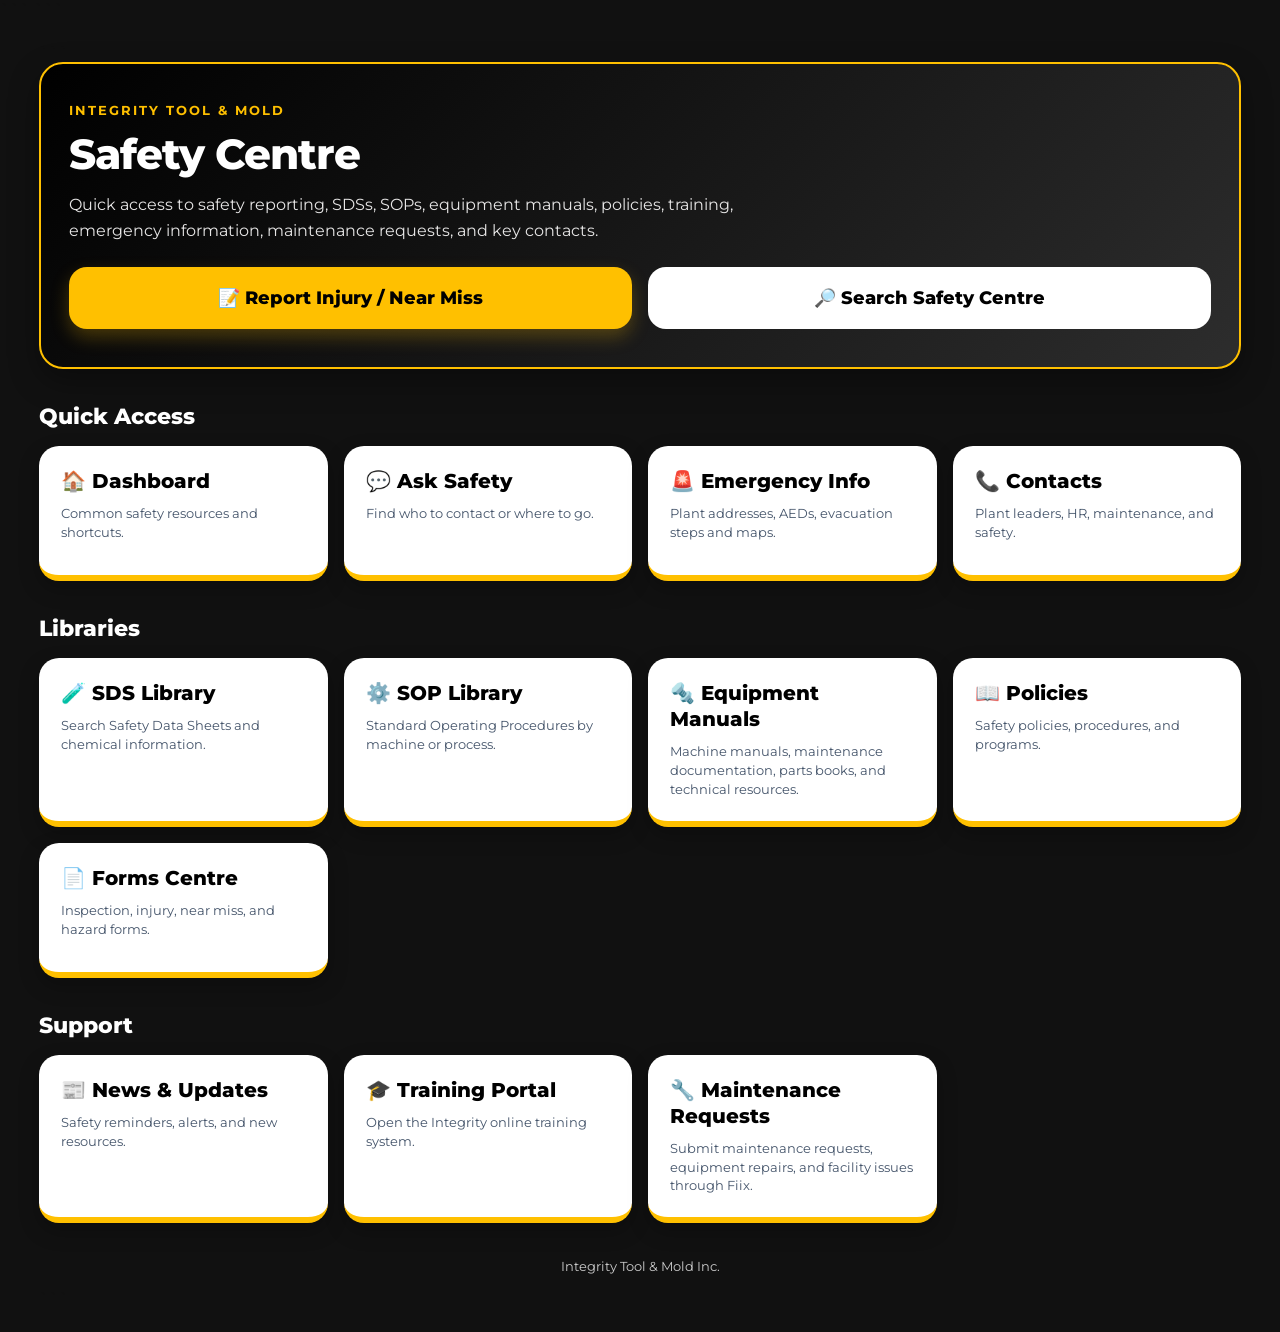
<file: index.html>
<!DOCTYPE html>

<html>
<head>
    <meta charset="UTF-8">
    <meta name="viewport" content="width=device-width, initial-scale=1.0">
    <title>Integrity Safety Centre</title>

```
<link rel="preconnect" href="https://fonts.googleapis.com">
<link rel="preconnect" href="https://fonts.gstatic.com" crossorigin>
<link href="https://fonts.googleapis.com/css2?family=Montserrat:wght@400;500;600;700;800&display=swap" rel="stylesheet">
<link rel="stylesheet" href="styles.css">
```

</head>

<body>

<div class="app">

```
<div class="hero">
    <div class="eyebrow">Integrity Tool & Mold</div>

    <h1>Safety Centre</h1>

    <div class="subtitle">
        Quick access to safety reporting, SDSs, SOPs, equipment manuals, policies, training, emergency information, maintenance requests, and key contacts.
    </div>

    <div class="top-actions">
        <a class="primary-action" href="report.html">
            📝 Report Injury / Near Miss
        </a>

        <a class="primary-action dark" href="search.html">
            🔎 Search Safety Centre
        </a>
    </div>
</div>

<h2 class="section-title">Quick Access</h2>

<div class="tile-grid">

    <a class="tile" href="dashboard.html">
        <div>
            <div class="tile-title">🏠 Dashboard</div>
            <div class="tile-desc">
                Common safety resources and shortcuts.
            </div>
        </div>
    </a>

    <a class="tile" href="ask.html">
        <div>
            <div class="tile-title">💬 Ask Safety</div>
            <div class="tile-desc">
                Find who to contact or where to go.
            </div>
        </div>
    </a>

    <a class="tile" href="emergency.html">
        <div>
            <div class="tile-title">🚨 Emergency Info</div>
            <div class="tile-desc">
                Plant addresses, AEDs, evacuation steps and maps.
            </div>
        </div>
    </a>

    <a class="tile" href="contacts.html">
        <div>
            <div class="tile-title">📞 Contacts</div>
            <div class="tile-desc">
                Plant leaders, HR, maintenance, and safety.
            </div>
        </div>
    </a>

</div>

<h2 class="section-title">Libraries</h2>

<div class="tile-grid">

    <a class="tile" href="sds.html">
        <div>
            <div class="tile-title">🧪 SDS Library</div>
            <div class="tile-desc">
                Search Safety Data Sheets and chemical information.
            </div>
        </div>
    </a>

    <a class="tile" href="sops.html">
        <div>
            <div class="tile-title">⚙️ SOP Library</div>
            <div class="tile-desc">
                Standard Operating Procedures by machine or process.
            </div>
        </div>
    </a>

    <a class="tile" href="manuals.html">
        <div>
            <div class="tile-title">🔩 Equipment Manuals</div>
            <div class="tile-desc">
                Machine manuals, maintenance documentation, parts books, and technical resources.
            </div>
        </div>
    </a>

    <a class="tile" href="policies.html">
        <div>
            <div class="tile-title">📖 Policies</div>
            <div class="tile-desc">
                Safety policies, procedures, and programs.
            </div>
        </div>
    </a>

    <a class="tile" href="forms.html">
        <div>
            <div class="tile-title">📄 Forms Centre</div>
            <div class="tile-desc">
                Inspection, injury, near miss, and hazard forms.
            </div>
        </div>
    </a>

</div>

<h2 class="section-title">Support</h2>

<div class="tile-grid">

    <a class="tile" href="news.html">
        <div>
            <div class="tile-title">📰 News & Updates</div>
            <div class="tile-desc">
                Safety reminders, alerts, and new resources.
            </div>
        </div>
    </a>

    <a class="tile" href="https://training.teamintegrity.com/" target="_blank">
        <div>
            <div class="tile-title">🎓 Training Portal</div>
            <div class="tile-desc">
                Open the Integrity online training system.
            </div>
        </div>
    </a>

    <a class="tile"
       href="https://integritytool.fiix.software/guest-mr/login?tenantId=29921001-f2f0-3bd3-baee-84a12e98098f&returnUrl=https:%2F%2Fintegritytool.macmms.com"
       target="_blank">
        <div>
            <div class="tile-title">🔧 Maintenance Requests</div>
            <div class="tile-desc">
                Submit maintenance requests, equipment repairs, and facility issues through Fiix.
            </div>
        </div>
    </a>

</div>

<div class="footer">
    Integrity Tool & Mold Inc.
</div>
```

</div>

</body>
</html>
</file>
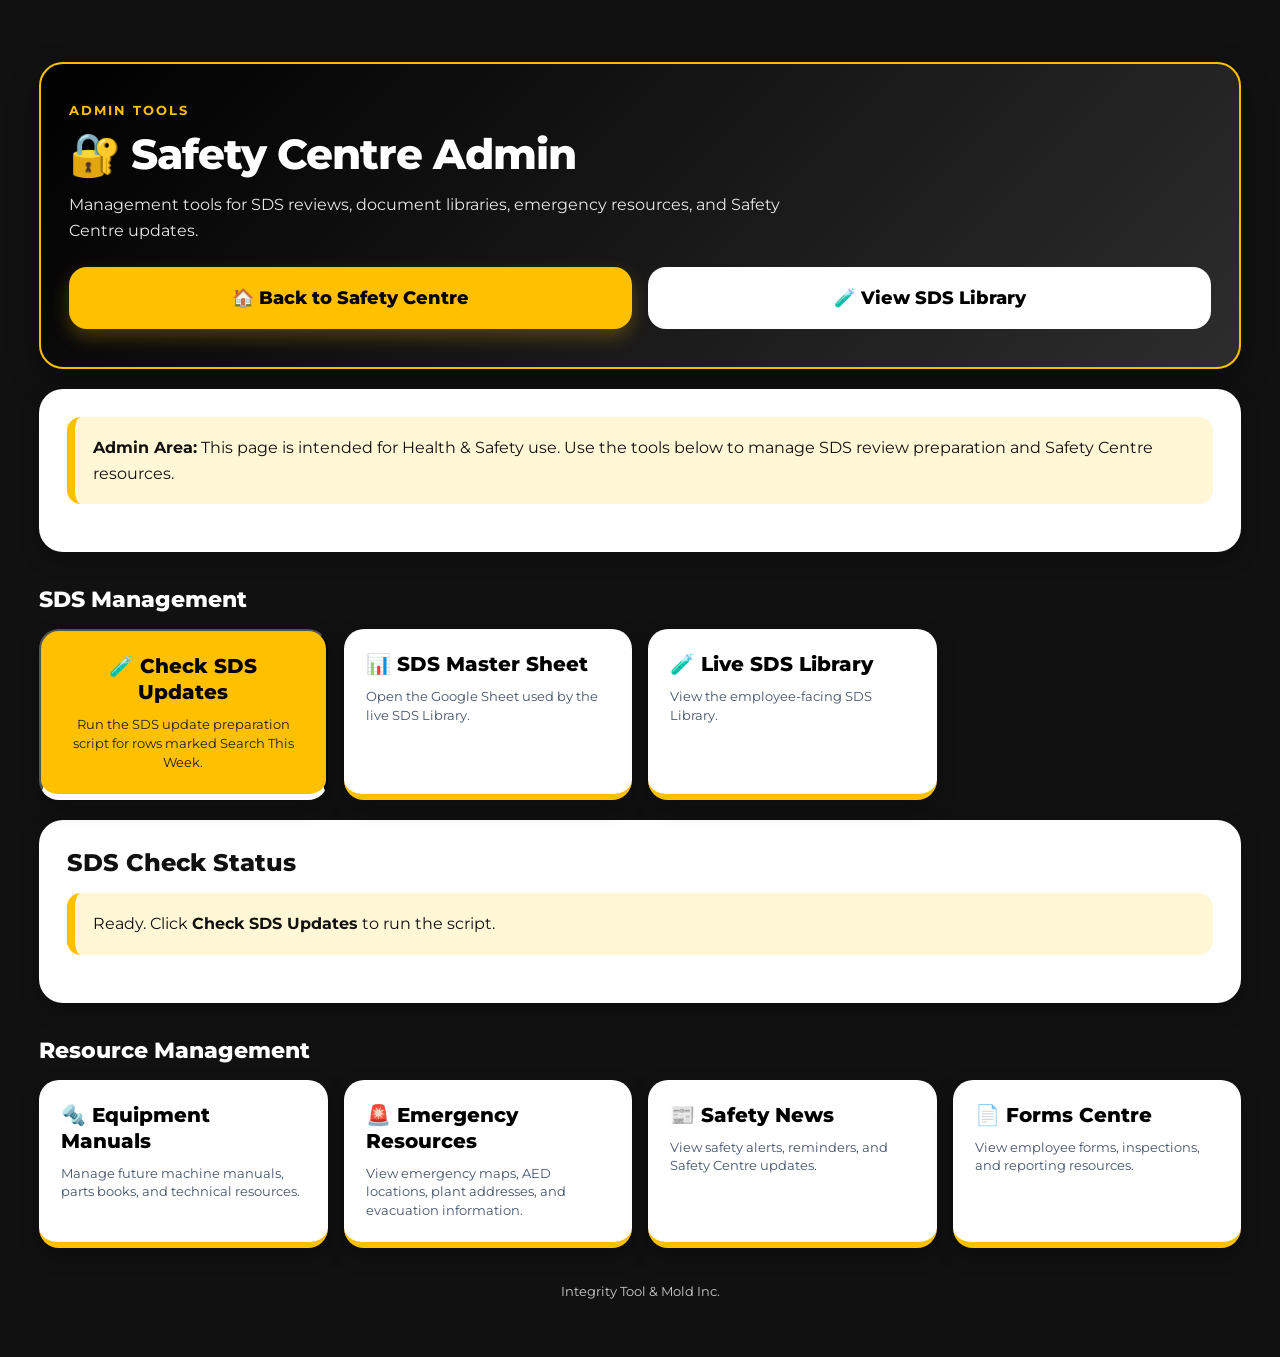
<file: admin.html>
<!DOCTYPE html>

<html>
<head>
    <meta charset="UTF-8">
    <meta name="viewport" content="width=device-width, initial-scale=1.0">
    <title>Safety Centre Admin</title>

```
<link rel="preconnect" href="https://fonts.googleapis.com">
<link rel="preconnect" href="https://fonts.gstatic.com" crossorigin>
<link href="https://fonts.googleapis.com/css2?family=Montserrat:wght@400;500;600;700;800&display=swap" rel="stylesheet">
<link rel="stylesheet" href="styles.css">
```

</head>

<body>

<div class="app">

```
<div class="hero">
    <div class="eyebrow">Admin Tools</div>

    <h1>🔐 Safety Centre Admin</h1>

    <div class="subtitle">
        Management tools for SDS reviews, document libraries, emergency resources, and Safety Centre updates.
    </div>

    <div class="top-actions">
        <a class="primary-action" href="index.html">
            🏠 Back to Safety Centre
        </a>

        <a class="primary-action dark" href="sds.html">
            🧪 View SDS Library
        </a>
    </div>
</div>

<div class="panel">

    <div class="notice">
        <strong>Admin Area:</strong> This page is intended for Health & Safety use.
        Use the tools below to manage SDS review preparation and Safety Centre resources.
    </div>

</div>

<h2 class="section-title">SDS Management</h2>

<div class="tile-grid">

    <button class="tile admin-tile" onclick="runSDSCheck()">
        <div>
            <div class="tile-title">🧪 Check SDS Updates</div>
            <div class="tile-desc">
                Run the SDS update preparation script for rows marked Search This Week.
            </div>
        </div>
    </button>

    <a class="tile" href="https://docs.google.com/spreadsheets/d/1NqcXqc60pkqD3KG_lrV2jFOqCiZTTupT4WvB0Kfryfg/edit?gid=0#gid=0" target="_blank">
        <div>
            <div class="tile-title">📊 SDS Master Sheet</div>
            <div class="tile-desc">
                Open the Google Sheet used by the live SDS Library.
            </div>
        </div>
    </a>

    <a class="tile" href="sds.html">
        <div>
            <div class="tile-title">🧪 Live SDS Library</div>
            <div class="tile-desc">
                View the employee-facing SDS Library.
            </div>
        </div>
    </a>

</div>

<div class="panel">

    <h2 class="panel-title">SDS Check Status</h2>

    <div id="sdsStatus" class="notice">
        Ready. Click <strong>Check SDS Updates</strong> to run the script.
    </div>

</div>

<h2 class="section-title">Resource Management</h2>

<div class="tile-grid">

    <a class="tile" href="manuals.html">
        <div>
            <div class="tile-title">🔩 Equipment Manuals</div>
            <div class="tile-desc">
                Manage future machine manuals, parts books, and technical resources.
            </div>
        </div>
    </a>

    <a class="tile" href="emergency.html">
        <div>
            <div class="tile-title">🚨 Emergency Resources</div>
            <div class="tile-desc">
                View emergency maps, AED locations, plant addresses, and evacuation information.
            </div>
        </div>
    </a>

    <a class="tile" href="news.html">
        <div>
            <div class="tile-title">📰 Safety News</div>
            <div class="tile-desc">
                View safety alerts, reminders, and Safety Centre updates.
            </div>
        </div>
    </a>

    <a class="tile" href="forms.html">
        <div>
            <div class="tile-title">📄 Forms Centre</div>
            <div class="tile-desc">
                View employee forms, inspections, and reporting resources.
            </div>
        </div>
    </a>

</div>

<div class="footer">
    Integrity Tool & Mold Inc.
</div>
```

</div>

<script>
const sdsCheckUrl = "https://script.google.com/macros/s/AKfycbx86YOC_zZtoPCX8kn6zyCrrgQNS8kWhBY4xAiasKuswbjrgytIM1AfnpwIBFWYd_rurw/exec";

function runSDSCheck() {
    const statusBox = document.getElementById("sdsStatus");

    statusBox.innerHTML = "Running SDS update check... please wait.";

    fetch(sdsCheckUrl)
        .then(response => response.text())
        .then(result => {
            statusBox.innerHTML = `
                <strong>SDS check completed.</strong><br>
                ${result}<br><br>
                Open the SDS Master Sheet to review the updated results.
            `;
        })
        .catch(error => {
            statusBox.innerHTML = `
                <strong>SDS check could not be completed.</strong><br>
                This may be caused by browser security settings or Apps Script permissions.<br><br>
                You can still run the script directly from Google Apps Script.
            `;
            console.error(error);
        });
}
</script>

</body>
</html>
</file>
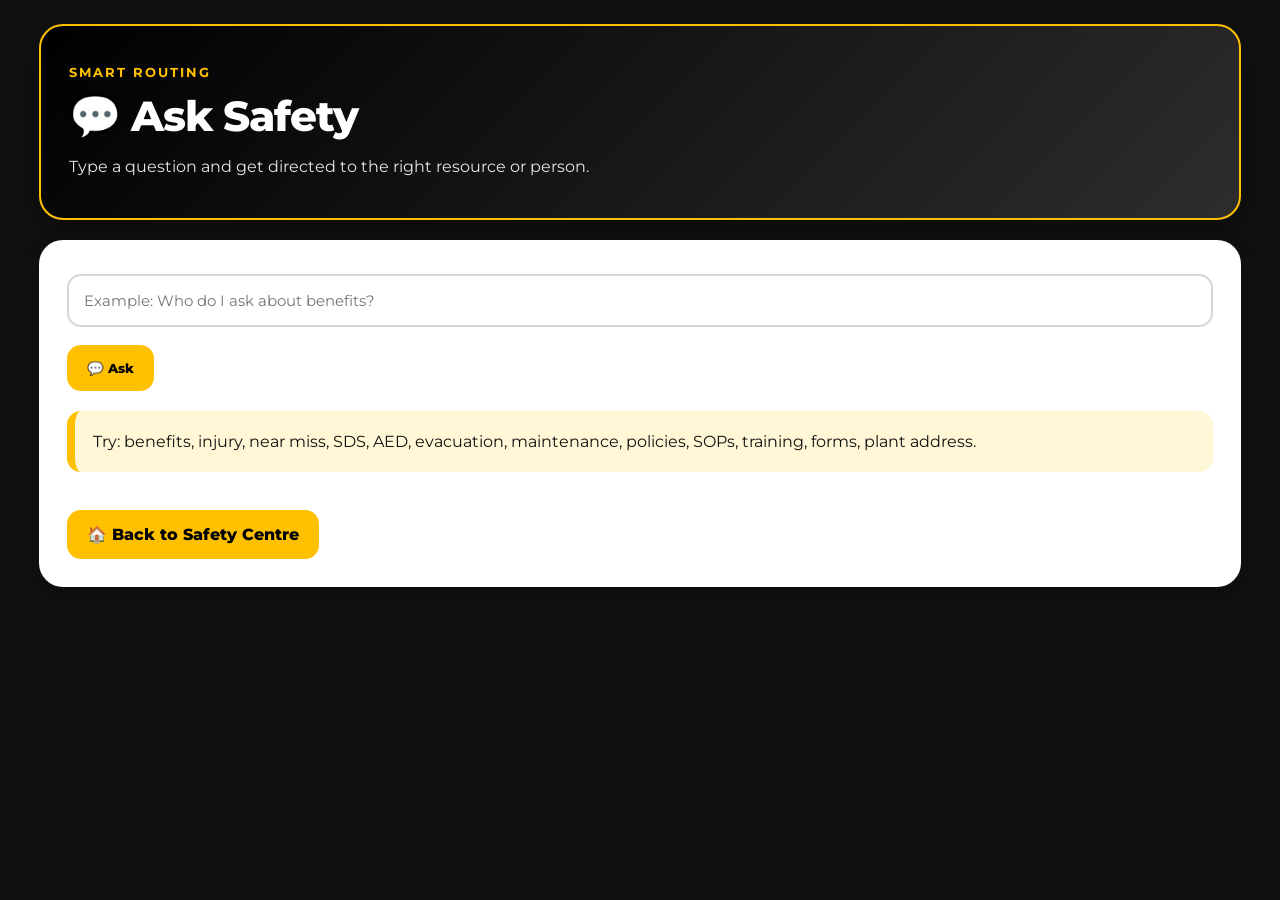
<file: ask.html>
<!DOCTYPE html>
<html>
<head>
    <meta charset="UTF-8">
    <meta name="viewport" content="width=device-width, initial-scale=1.0">
    <title>Ask the Safety Centre</title>
    <link rel="preconnect" href="https://fonts.googleapis.com">
    <link rel="preconnect" href="https://fonts.gstatic.com" crossorigin>
    <link href="https://fonts.googleapis.com/css2?family=Montserrat:wght@400;500;600;700;800&display=swap" rel="stylesheet">
    <link rel="stylesheet" href="styles.css">
</head>

<body>
<div class="app">
    <div class="hero">
        <div class="eyebrow">Smart Routing</div>
        <h1>💬 Ask Safety</h1>
        <div class="subtitle">Type a question and get directed to the right resource or person.</div>
    </div>

    <div class="panel">
        <input id="question" placeholder="Example: Who do I ask about benefits?">
        <button class="action-button" onclick="findAnswer()">💬 Ask</button>
        <div class="notice" style="margin-top:20px;">
            Try: benefits, injury, near miss, SDS, AED, evacuation, maintenance, policies, SOPs, training, forms, plant address.
        </div>
        <div id="answer" class="result-box"></div>
        <a class="back" href="index.html">🏠 Back to Safety Centre</a>
    </div>
</div>

<script>
function findAnswer() {
    let q = document.getElementById("question").value.toLowerCase();
    let box = document.getElementById("answer");
    let answer = "";

    if (q.includes("benefit") || q.includes("payroll") || q.includes("pay stub") || q.includes("paystub") || q.includes("vacation") || q.includes("time off") || q.includes("leave") || q.includes("attendance") || q.includes("accommodation") || q.includes("harassment") || q.includes("hr")) {
        answer = `<h2>👥 Human Resources</h2><p>For benefits, payroll, vacation, attendance, leave, accommodation, or HR-related questions, contact Tanya Steer or Lindsay Kennedy.</p><p><a class="action-button" href="contacts.html">📞 View Key Contacts</a></p>`;
    } else if (q.includes("injury") || q.includes("injured") || q.includes("hurt") || q.includes("accident") || q.includes("incident") || q.includes("near miss") || q.includes("hazard") || q.includes("unsafe")) {
        answer = `<h2>📝 Report to Health & Safety</h2><p>For injuries, incidents, near misses, hazards, or unsafe conditions, notify your Leader and Health & Safety as soon as possible.</p><p><a class="action-button" href="report.html">📝 Report Injury / Near Miss</a></p>`;
    } else if (q.includes("sds") || q.includes("whmis") || q.includes("chemical") || q.includes("material") || q.includes("fluid") || q.includes("solution") || q.includes("oil")) {
        answer = `<h2>🧪 SDS / WHMIS</h2><p>For Safety Data Sheets, chemicals, materials, fluids, or WHMIS information, use the SDS Library.</p><p><a class="action-button" href="sds.html">🧪 Open SDS Library</a></p>`;
    } else if (q.includes("aed") || q.includes("defib") || q.includes("defibrillator") || q.includes("emergency") || q.includes("evacuation") || q.includes("fire") || q.includes("muster") || q.includes("911")) {
        answer = `<h2>🚨 Emergency Information</h2><p>For AED locations, emergency evacuation, plant addresses, and emergency instructions, use the Emergency Information page.</p><p><a class="action-button" href="emergency.html">🚨 Open Emergency Information</a></p>`;
    } else if (q.includes("maintenance") || q.includes("broken") || q.includes("repair") || q.includes("machine") || q.includes("equipment") || q.includes("leak") || q.includes("lights") || q.includes("door") || q.includes("facility")) {
        answer = `<h2>🔧 Facilities / Maintenance</h2><p>For maintenance, repairs, equipment concerns, leaks, lighting, doors, or facility issues, contact Facilities / Maintenance.</p><p><a class="action-button" href="contacts.html">📞 View Key Contacts</a></p>`;
    } else if (q.includes("policy") || q.includes("procedure") || q.includes("smoking") || q.includes("vaping")) {
        answer = `<h2>📖 Policies & Procedures</h2><p>For safety policies, reporting procedures, smoking/vaping policy, or company safety procedures, use the Policies page.</p><p><a class="action-button" href="policies.html">📖 Open Policies</a></p>`;
    } else if (q.includes("sop") || q.includes("standard operating") || q.includes("krauss") || q.includes("press") || q.includes("molding")) {
        answer = `<h2>⚙️ SOP Library</h2><p>For Standard Operating Procedures, equipment procedures, or machine-specific instructions, use the SOP Library.</p><p><a class="action-button" href="sops.html">⚙️ Open SOP Library</a></p>`;
    } else if (q.includes("training") || q.includes("moodle") || q.includes("course") || q.includes("online training")) {
        answer = `<h2>🎓 Training Portal</h2><p>For online training, courses, or Moodle access, open the Training Portal.</p><p><a class="action-button" href="https://training.teamintegrity.com/" target="_blank">🎓 Open Training Portal</a></p>`;
    } else if (q.includes("form") || q.includes("inspection") || q.includes("jhsc") || q.includes("risk assessment") || q.includes("hazard assessment")) {
        answer = `<h2>📄 Forms Centre</h2><p>For inspection forms, injury reports, near miss reports, JHSC inspections, and hazard assessments, use the Forms Centre.</p><p><a class="action-button" href="forms.html">📄 Open Forms Centre</a></p>`;
    } else {
        answer = `<h2>🔎 Not Sure Yet</h2><p>I do not have a direct answer for that question yet. Try the Search Safety Centre page, or contact your Leader, Health & Safety, or Human Resources.</p><p><a class="action-button" href="search.html">🔎 Search Safety Centre</a></p>`;
    }

    box.innerHTML = answer;
    box.style.display = "block";
}
</script>
</body>
</html>
</file>
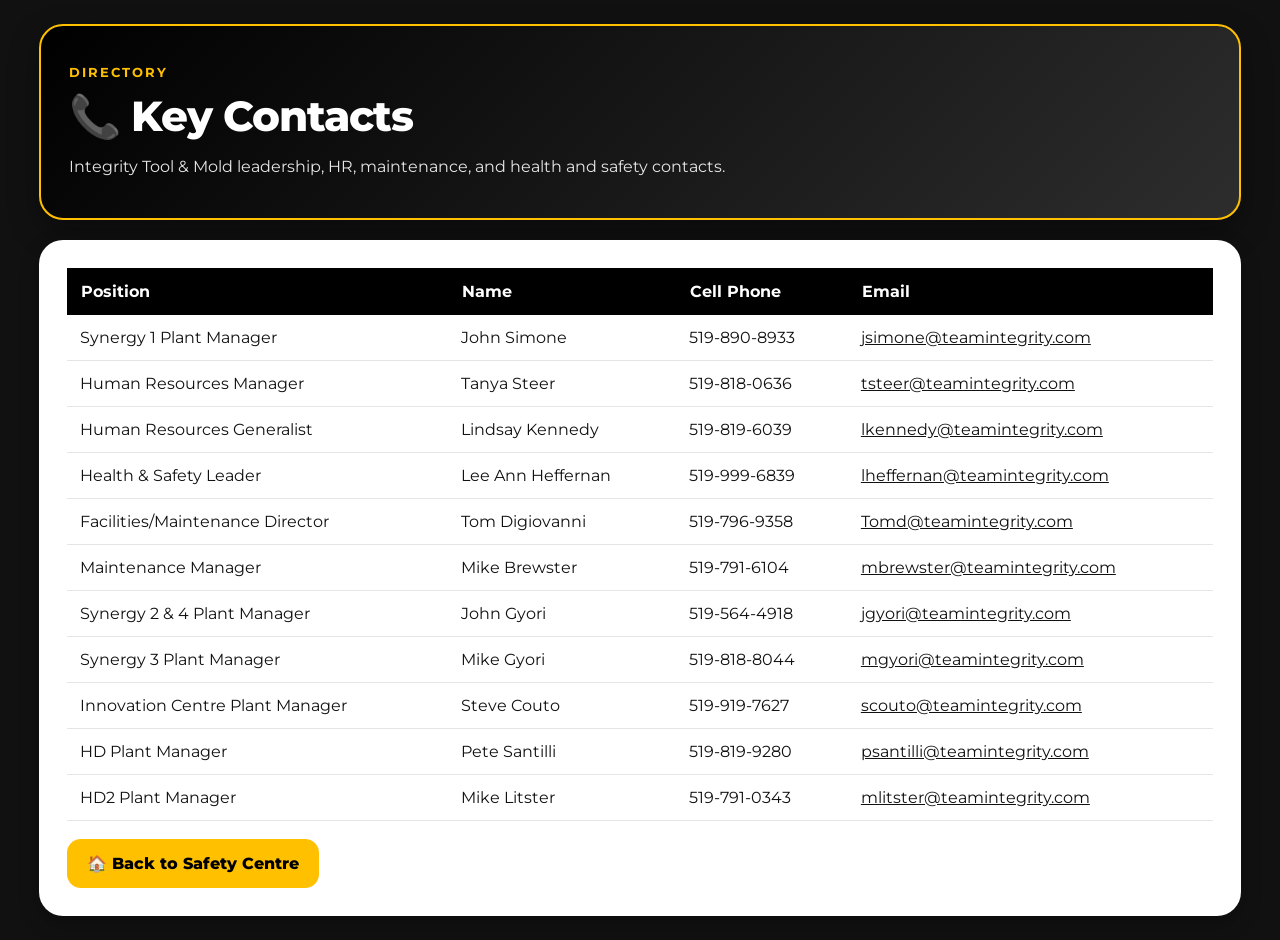
<file: contacts.html>
<!DOCTYPE html>
<html>
<head>
    <meta charset="UTF-8">
    <meta name="viewport" content="width=device-width, initial-scale=1.0">
    <title>Key Contacts</title>
    <link rel="preconnect" href="https://fonts.googleapis.com">
    <link rel="preconnect" href="https://fonts.gstatic.com" crossorigin>
    <link href="https://fonts.googleapis.com/css2?family=Montserrat:wght@400;500;600;700;800&display=swap" rel="stylesheet">
    <link rel="stylesheet" href="styles.css">
</head>

<body>
<div class="app">
    <div class="hero">
        <div class="eyebrow">Directory</div>
        <h1>📞 Key Contacts</h1>
        <div class="subtitle">Integrity Tool & Mold leadership, HR, maintenance, and health and safety contacts.</div>
    </div>

    <div class="panel">
        <div class="table-wrap">
            <table>
                <tr><th>Position</th><th>Name</th><th>Cell Phone</th><th>Email</th></tr>
                <tr><td>Synergy 1 Plant Manager</td><td>John Simone</td><td>519-890-8933</td><td><a href="mailto:jsimone@teamintegrity.com">jsimone@teamintegrity.com</a></td></tr>
                <tr><td>Human Resources Manager</td><td>Tanya Steer</td><td>519-818-0636</td><td><a href="mailto:tsteer@teamintegrity.com">tsteer@teamintegrity.com</a></td></tr>
                <tr><td>Human Resources Generalist</td><td>Lindsay Kennedy</td><td>519-819-6039</td><td><a href="mailto:lkennedy@teamintegrity.com">lkennedy@teamintegrity.com</a></td></tr>
                <tr><td>Health & Safety Leader</td><td>Lee Ann Heffernan</td><td>519-999-6839</td><td><a href="mailto:lheffernan@teamintegrity.com">lheffernan@teamintegrity.com</a></td></tr>
                <tr><td>Facilities/Maintenance Director</td><td>Tom Digiovanni</td><td>519-796-9358</td><td><a href="mailto:Tomd@teamintegrity.com">Tomd@teamintegrity.com</a></td></tr>
                <tr><td>Maintenance Manager</td><td>Mike Brewster</td><td>519-791-6104</td><td><a href="mailto:mbrewster@teamintegrity.com">mbrewster@teamintegrity.com</a></td></tr>
                <tr><td>Synergy 2 & 4 Plant Manager</td><td>John Gyori</td><td>519-564-4918</td><td><a href="mailto:jgyori@teamintegrity.com">jgyori@teamintegrity.com</a></td></tr>
                <tr><td>Synergy 3 Plant Manager</td><td>Mike Gyori</td><td>519-818-8044</td><td><a href="mailto:mgyori@teamintegrity.com">mgyori@teamintegrity.com</a></td></tr>
                <tr><td>Innovation Centre Plant Manager</td><td>Steve Couto</td><td>519-919-7627</td><td><a href="mailto:scouto@teamintegrity.com">scouto@teamintegrity.com</a></td></tr>
                <tr><td>HD Plant Manager</td><td>Pete Santilli</td><td>519-819-9280</td><td><a href="mailto:psantilli@teamintegrity.com">psantilli@teamintegrity.com</a></td></tr>
                <tr><td>HD2 Plant Manager</td><td>Mike Litster</td><td>519-791-0343</td><td><a href="mailto:mlitster@teamintegrity.com">mlitster@teamintegrity.com</a></td></tr>
            </table>
        </div>
        <a class="back" href="index.html">🏠 Back to Safety Centre</a>
    </div>
</div>
</body>
</html>
</file>
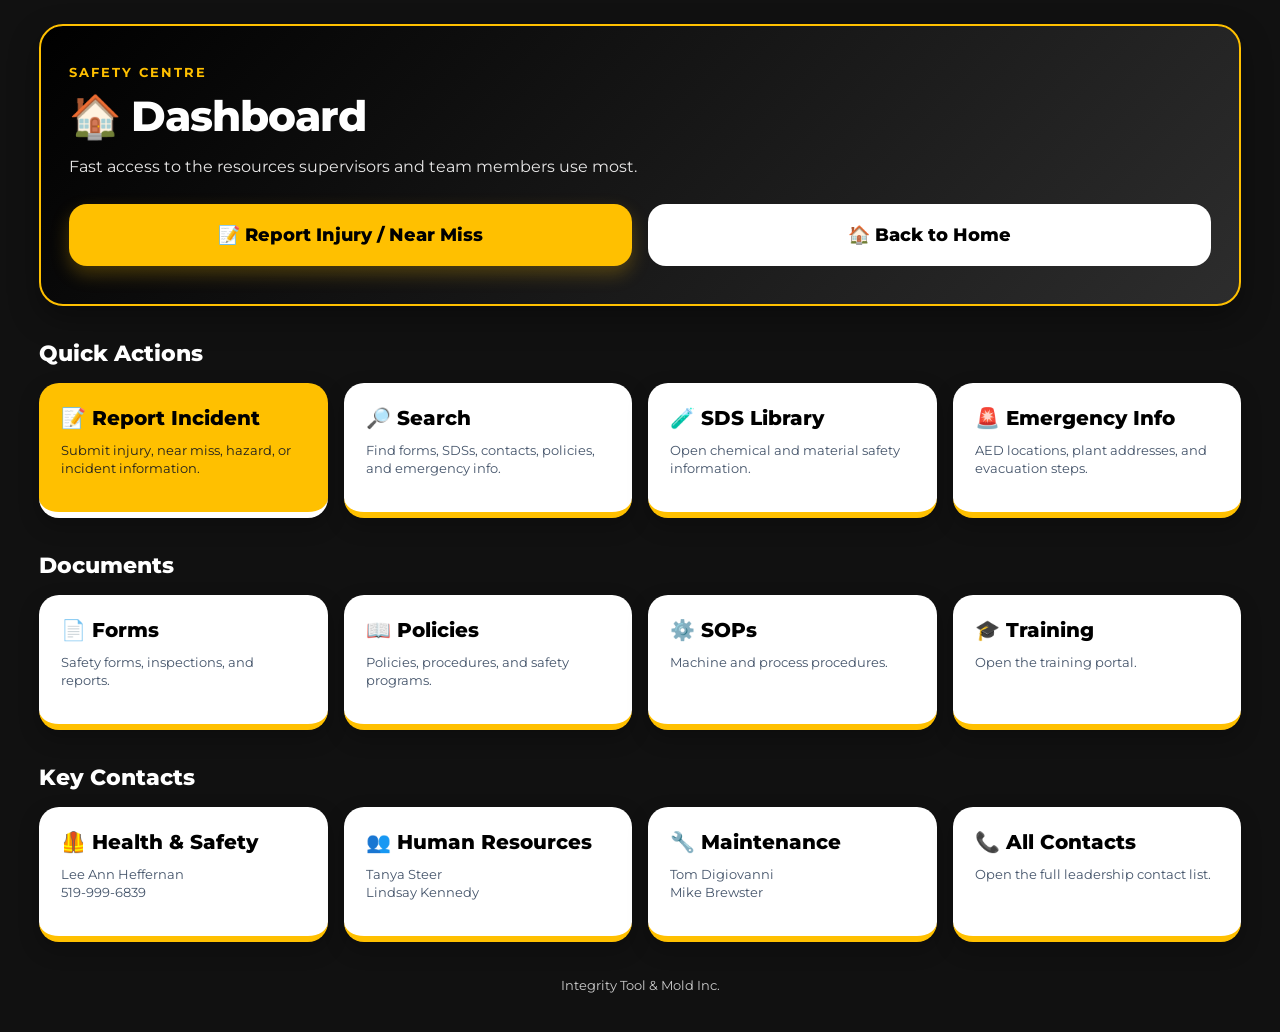
<file: dashboard.html>
<!DOCTYPE html>
<html>
<head>
    <meta charset="UTF-8">
    <meta name="viewport" content="width=device-width, initial-scale=1.0">
    <title>Health & Safety Dashboard</title>
    <link rel="preconnect" href="https://fonts.googleapis.com">
    <link rel="preconnect" href="https://fonts.gstatic.com" crossorigin>
    <link href="https://fonts.googleapis.com/css2?family=Montserrat:wght@400;500;600;700;800&display=swap" rel="stylesheet">
    <link rel="stylesheet" href="styles.css">
</head>

<body>
<div class="app">
    <div class="hero">
        <div class="eyebrow">Safety Centre</div>
        <h1>🏠 Dashboard</h1>
        <div class="subtitle">Fast access to the resources supervisors and team members use most.</div>
        <div class="top-actions">
            <a class="primary-action" href="report.html">📝 Report Injury / Near Miss</a>
            <a class="primary-action dark" href="index.html">🏠 Back to Home</a>
        </div>
    </div>

    <h2 class="section-title">Quick Actions</h2>
    <div class="tile-grid">
        <a class="tile gold-tile" href="report.html"><div><div class="tile-title">📝 Report Incident</div><div class="tile-desc">Submit injury, near miss, hazard, or incident information.</div></div></a>
        <a class="tile" href="search.html"><div><div class="tile-title">🔎 Search</div><div class="tile-desc">Find forms, SDSs, contacts, policies, and emergency info.</div></div></a>
        <a class="tile" href="sds.html"><div><div class="tile-title">🧪 SDS Library</div><div class="tile-desc">Open chemical and material safety information.</div></div></a>
        <a class="tile" href="emergency.html"><div><div class="tile-title">🚨 Emergency Info</div><div class="tile-desc">AED locations, plant addresses, and evacuation steps.</div></div></a>
    </div>

    <h2 class="section-title">Documents</h2>
    <div class="tile-grid">
        <a class="tile" href="forms.html"><div><div class="tile-title">📄 Forms</div><div class="tile-desc">Safety forms, inspections, and reports.</div></div></a>
        <a class="tile" href="policies.html"><div><div class="tile-title">📖 Policies</div><div class="tile-desc">Policies, procedures, and safety programs.</div></div></a>
        <a class="tile" href="sops.html"><div><div class="tile-title">⚙️ SOPs</div><div class="tile-desc">Machine and process procedures.</div></div></a>
        <a class="tile" href="https://training.teamintegrity.com/" target="_blank"><div><div class="tile-title">🎓 Training</div><div class="tile-desc">Open the training portal.</div></div></a>
    </div>

    <h2 class="section-title">Key Contacts</h2>
    <div class="tile-grid">
        <a class="tile" href="mailto:lheffernan@teamintegrity.com"><div><div class="tile-title">🦺 Health & Safety</div><div class="tile-desc">Lee Ann Heffernan<br>519-999-6839</div></div></a>
        <a class="tile" href="mailto:tsteer@teamintegrity.com"><div><div class="tile-title">👥 Human Resources</div><div class="tile-desc">Tanya Steer<br>Lindsay Kennedy</div></div></a>
        <a class="tile" href="mailto:Tomd@teamintegrity.com"><div><div class="tile-title">🔧 Maintenance</div><div class="tile-desc">Tom Digiovanni<br>Mike Brewster</div></div></a>
        <a class="tile" href="contacts.html"><div><div class="tile-title">📞 All Contacts</div><div class="tile-desc">Open the full leadership contact list.</div></div></a>
    </div>

    <div class="footer">Integrity Tool & Mold Inc.</div>
</div>
</body>
</html>
</file>
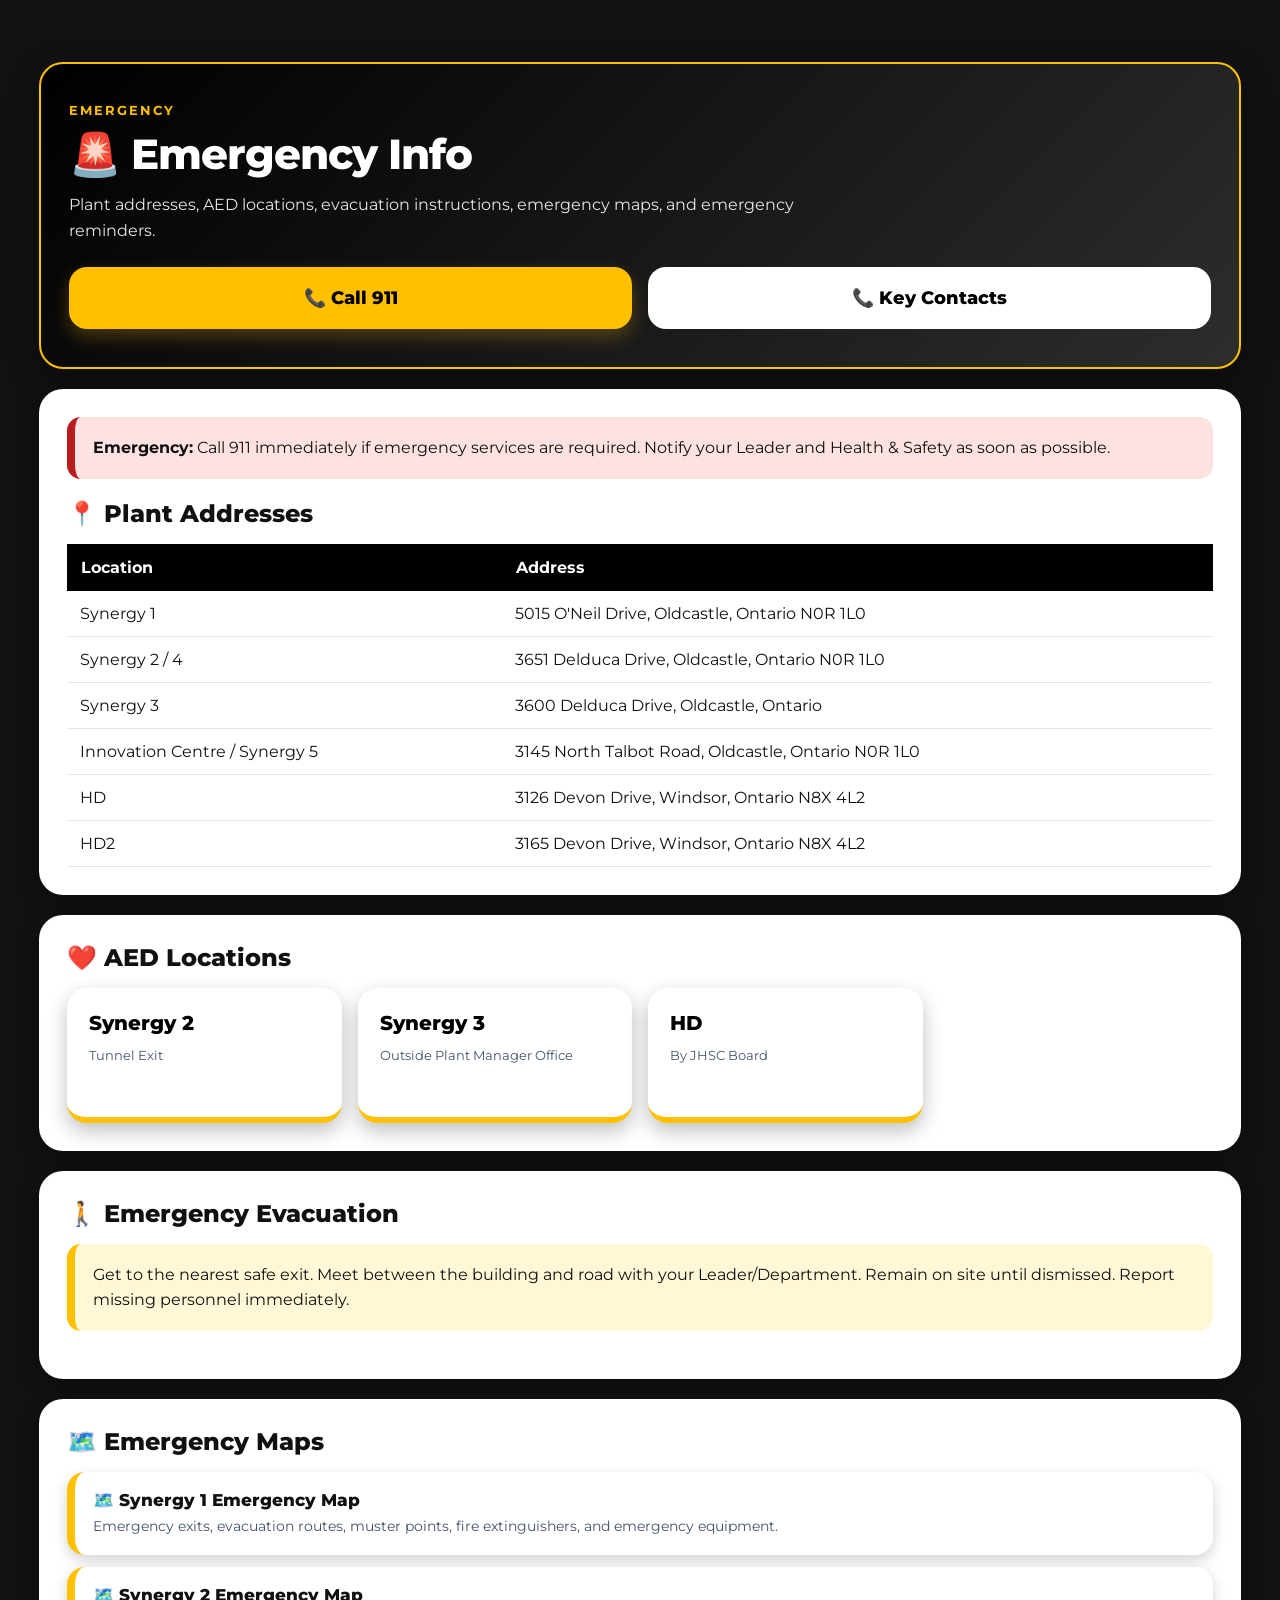
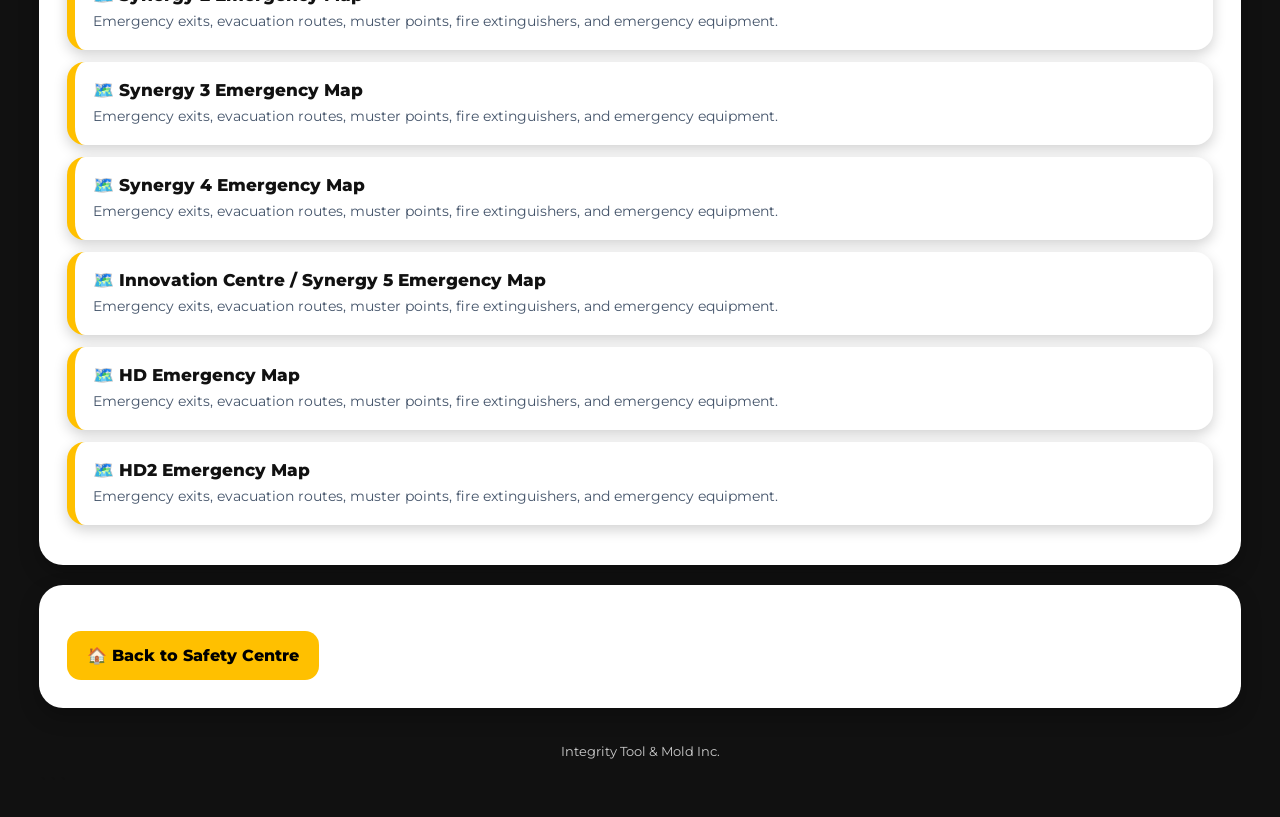
<file: emergency.html>
<!DOCTYPE html>

<html>
<head>
    <meta charset="UTF-8">
    <meta name="viewport" content="width=device-width, initial-scale=1.0">
    <title>Emergency Information</title>

```
<link rel="preconnect" href="https://fonts.googleapis.com">
<link rel="preconnect" href="https://fonts.gstatic.com" crossorigin>
<link href="https://fonts.googleapis.com/css2?family=Montserrat:wght@400;500;600;700;800&display=swap" rel="stylesheet">
<link rel="stylesheet" href="styles.css">
```

</head>

<body>

<div class="app">

```
<div class="hero">
    <div class="eyebrow">Emergency</div>

    <h1>🚨 Emergency Info</h1>

    <div class="subtitle">
        Plant addresses, AED locations, evacuation instructions, emergency maps, and emergency reminders.
    </div>

    <div class="top-actions">
        <a class="primary-action" href="tel:911">
            📞 Call 911
        </a>

        <a class="primary-action dark" href="contacts.html">
            📞 Key Contacts
        </a>
    </div>
</div>

<div class="panel">

    <div class="alert">
        <strong>Emergency:</strong> Call 911 immediately if emergency services are required.
        Notify your Leader and Health & Safety as soon as possible.
    </div>

    <h2 class="panel-title">📍 Plant Addresses</h2>

    <div class="table-wrap">
        <table>
            <tr>
                <th>Location</th>
                <th>Address</th>
            </tr>

            <tr>
                <td>Synergy 1</td>
                <td>5015 O'Neil Drive, Oldcastle, Ontario N0R 1L0</td>
            </tr>

            <tr>
                <td>Synergy 2 / 4</td>
                <td>3651 Delduca Drive, Oldcastle, Ontario N0R 1L0</td>
            </tr>

            <tr>
                <td>Synergy 3</td>
                <td>3600 Delduca Drive, Oldcastle, Ontario</td>
            </tr>

            <tr>
                <td>Innovation Centre / Synergy 5</td>
                <td>3145 North Talbot Road, Oldcastle, Ontario N0R 1L0</td>
            </tr>

            <tr>
                <td>HD</td>
                <td>3126 Devon Drive, Windsor, Ontario N8X 4L2</td>
            </tr>

            <tr>
                <td>HD2</td>
                <td>3165 Devon Drive, Windsor, Ontario N8X 4L2</td>
            </tr>
        </table>
    </div>

</div>

<div class="panel">

    <h2 class="panel-title">❤️ AED Locations</h2>

    <div class="tile-grid">

        <div class="tile">
            <div>
                <div class="tile-title">Synergy 2</div>
                <div class="tile-desc">
                    Tunnel Exit
                </div>
            </div>
        </div>

        <div class="tile">
            <div>
                <div class="tile-title">Synergy 3</div>
                <div class="tile-desc">
                    Outside Plant Manager Office
                </div>
            </div>
        </div>

        <div class="tile">
            <div>
                <div class="tile-title">HD</div>
                <div class="tile-desc">
                    By JHSC Board
                </div>
            </div>
        </div>

    </div>

</div>

<div class="panel">

    <h2 class="panel-title">🚶 Emergency Evacuation</h2>

    <div class="notice">
        Get to the nearest safe exit. Meet between the building and road with your Leader/Department.
        Remain on site until dismissed. Report missing personnel immediately.
    </div>

</div>

<div class="panel">

    <h2 class="panel-title">🗺️ Emergency Maps</h2>

    <a class="list-card"
       href="https://drive.google.com/file/d/1QP-O5DsNwLBQqewTcetGgcFKRMs63UQ_/view?usp=drive_link"
       target="_blank">
        <div class="list-title">🗺️ Synergy 1 Emergency Map</div>
        <div class="list-desc">
            Emergency exits, evacuation routes, muster points, fire extinguishers, and emergency equipment.
        </div>
    </a>

    <a class="list-card"
       href="https://drive.google.com/file/d/1SQbAC_I11P8g9JOglWXw9F7Mbl_3DGoi/view?usp=drive_link"
       target="_blank">
        <div class="list-title">🗺️ Synergy 2 Emergency Map</div>
        <div class="list-desc">
            Emergency exits, evacuation routes, muster points, fire extinguishers, and emergency equipment.
        </div>
    </a>

    <a class="list-card"
       href="https://drive.google.com/file/d/1n222cyiR5eHErEeBWxJI4JbC23-w2qSG/view?usp=drive_link"
       target="_blank">
        <div class="list-title">🗺️ Synergy 3 Emergency Map</div>
        <div class="list-desc">
            Emergency exits, evacuation routes, muster points, fire extinguishers, and emergency equipment.
        </div>
    </a>

    <a class="list-card"
       href="https://drive.google.com/file/d/1lhUdLoI7OmTWjDkxzIWM3JX1m1VBFUzo/view?usp=drive_link"
       target="_blank">
        <div class="list-title">🗺️ Synergy 4 Emergency Map</div>
        <div class="list-desc">
            Emergency exits, evacuation routes, muster points, fire extinguishers, and emergency equipment.
        </div>
    </a>

    <a class="list-card"
       href="https://drive.google.com/file/d/1qb0duOmI1-tqoX_xINhJ0zn0jVxD5ibh/view?usp=drive_link"
       target="_blank">
        <div class="list-title">🗺️ Innovation Centre / Synergy 5 Emergency Map</div>
        <div class="list-desc">
            Emergency exits, evacuation routes, muster points, fire extinguishers, and emergency equipment.
        </div>
    </a>

    <a class="list-card"
       href="https://drive.google.com/file/d/1H9fNBykyoYcsbtrM1QWC46j9Hc2a2rDE/view?usp=drive_link"
       target="_blank">
        <div class="list-title">🗺️ HD Emergency Map</div>
        <div class="list-desc">
            Emergency exits, evacuation routes, muster points, fire extinguishers, and emergency equipment.
        </div>
    </a>

    <a class="list-card"
       href="https://drive.google.com/file/d/1iC8O3Q4fGfhr53x_uACTnaj8Irx3TMvv/view?usp=drive_link"
       target="_blank">
        <div class="list-title">🗺️ HD2 Emergency Map</div>
        <div class="list-desc">
            Emergency exits, evacuation routes, muster points, fire extinguishers, and emergency equipment.
        </div>
    </a>

</div>

<div class="panel">
    <a class="back" href="index.html">
        🏠 Back to Safety Centre
    </a>
</div>

<div class="footer">
    Integrity Tool & Mold Inc.
</div>
```

</div>

</body>
</html>
</file>
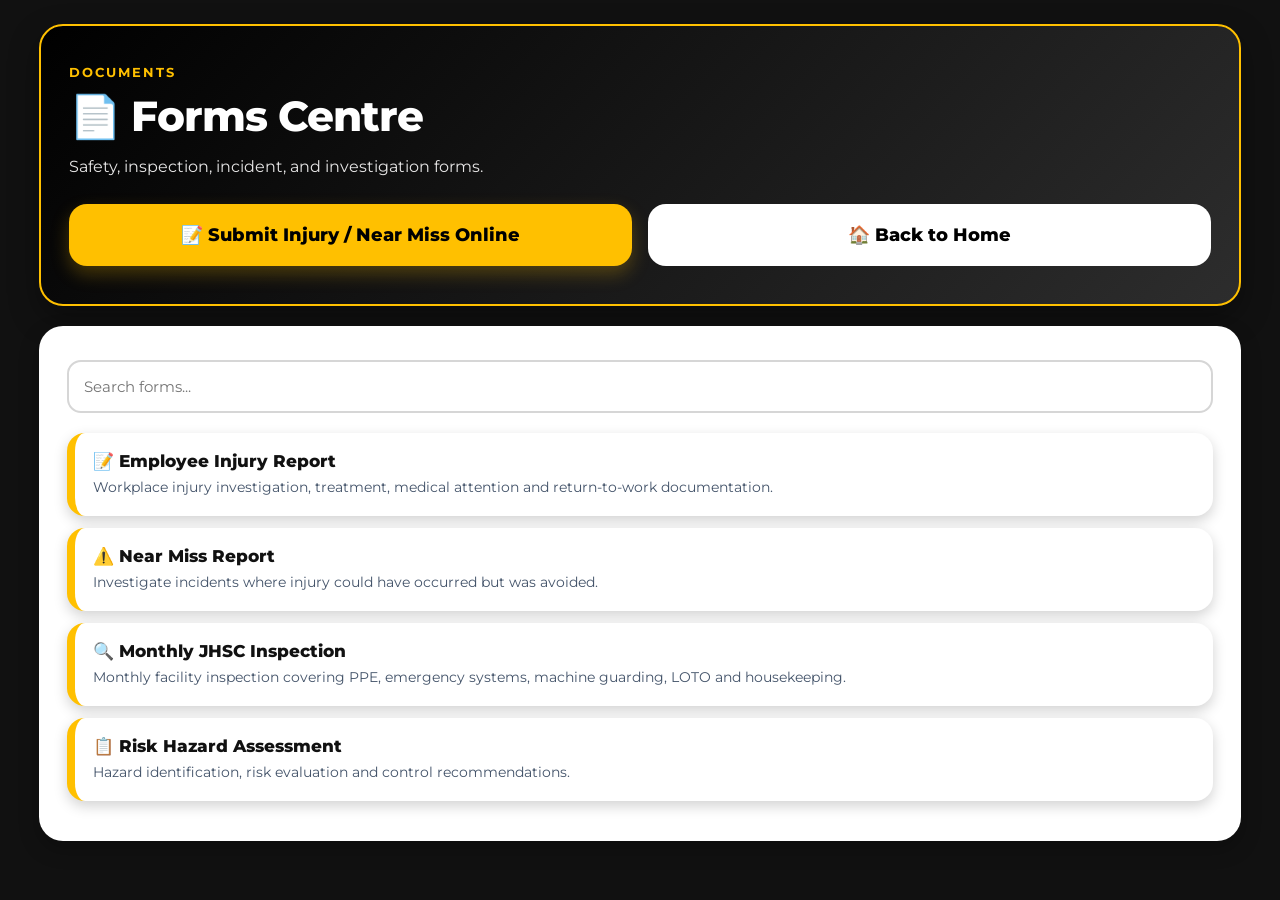
<file: forms.html>
<!DOCTYPE html>
<html>
<head>
    <meta charset="UTF-8">
    <meta name="viewport" content="width=device-width, initial-scale=1.0">
    <title>Safety Forms Centre</title>
    <link rel="preconnect" href="https://fonts.googleapis.com">
    <link rel="preconnect" href="https://fonts.gstatic.com" crossorigin>
    <link href="https://fonts.googleapis.com/css2?family=Montserrat:wght@400;500;600;700;800&display=swap" rel="stylesheet">
    <link rel="stylesheet" href="styles.css">
</head>

<body>
<div class="app">
    <div class="hero">
        <div class="eyebrow">Documents</div>
        <h1>📄 Forms Centre</h1>
        <div class="subtitle">Safety, inspection, incident, and investigation forms.</div>
        <div class="top-actions">
            <a class="primary-action" href="report.html">📝 Submit Injury / Near Miss Online</a>
            <a class="primary-action dark" href="index.html">🏠 Back to Home</a>
        </div>
    </div>

    <div class="panel">
        <input type="text" id="searchBox" placeholder="Search forms..." onkeyup="searchForms()">
        <div style="margin-top:20px;">
            <a class="list-card" href="forms/Injury Report.pdf" target="_blank"><div class="list-title">📝 Employee Injury Report</div><div class="list-desc">Workplace injury investigation, treatment, medical attention and return-to-work documentation.</div></a>
            <a class="list-card" href="forms/Near Miss.pdf" target="_blank"><div class="list-title">⚠️ Near Miss Report</div><div class="list-desc">Investigate incidents where injury could have occurred but was avoided.</div></a>
            <a class="list-card" href="forms/Monthly JHSC Inspection.pdf" target="_blank"><div class="list-title">🔍 Monthly JHSC Inspection</div><div class="list-desc">Monthly facility inspection covering PPE, emergency systems, machine guarding, LOTO and housekeeping.</div></a>
            <a class="list-card" href="forms/Risk Hazard Assessment.pdf" target="_blank"><div class="list-title">📋 Risk Hazard Assessment</div><div class="list-desc">Hazard identification, risk evaluation and control recommendations.</div></a>
        </div>
    </div>
</div>
<script>
function searchForms() {
    let filter = document.getElementById("searchBox").value.toUpperCase();
    let links = document.getElementsByClassName("list-card");
    for (let i = 0; i < links.length; i++) {
        let text = links[i].textContent || links[i].innerText;
        links[i].style.display = text.toUpperCase().indexOf(filter) > -1 ? "" : "none";
    }
}
</script>
</body>
</html>
</file>
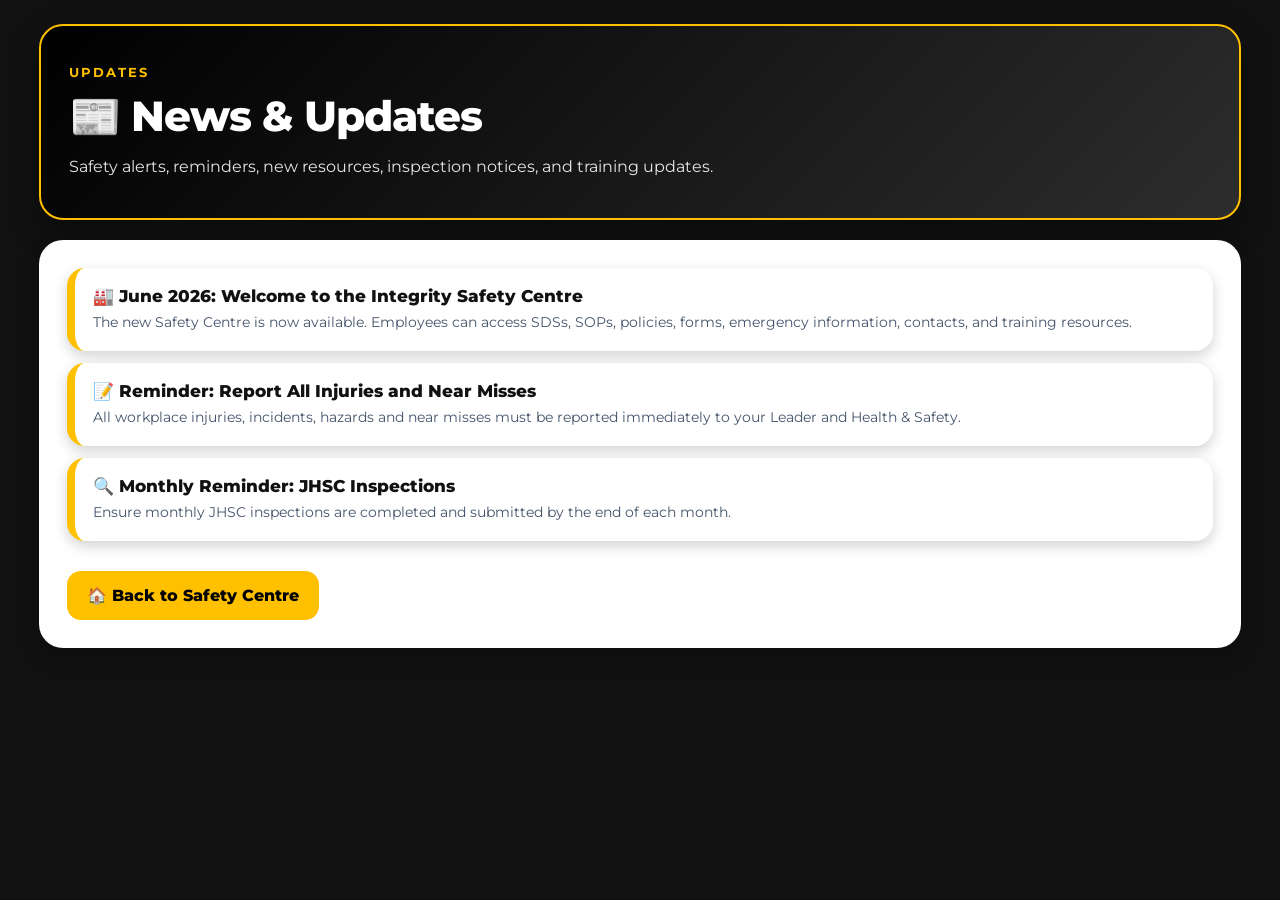
<file: news.html>
<!DOCTYPE html>
<html>
<head>
    <meta charset="UTF-8">
    <meta name="viewport" content="width=device-width, initial-scale=1.0">
    <title>Safety News & Updates</title>
    <link rel="preconnect" href="https://fonts.googleapis.com">
    <link rel="preconnect" href="https://fonts.gstatic.com" crossorigin>
    <link href="https://fonts.googleapis.com/css2?family=Montserrat:wght@400;500;600;700;800&display=swap" rel="stylesheet">
    <link rel="stylesheet" href="styles.css">
</head>

<body>
<div class="app">
    <div class="hero">
        <div class="eyebrow">Updates</div>
        <h1>📰 News & Updates</h1>
        <div class="subtitle">Safety alerts, reminders, new resources, inspection notices, and training updates.</div>
    </div>

    <div class="panel">
        <div class="list-card"><div class="list-title">🏭 June 2026: Welcome to the Integrity Safety Centre</div><div class="list-desc">The new Safety Centre is now available. Employees can access SDSs, SOPs, policies, forms, emergency information, contacts, and training resources.</div></div>
        <div class="list-card"><div class="list-title">📝 Reminder: Report All Injuries and Near Misses</div><div class="list-desc">All workplace injuries, incidents, hazards and near misses must be reported immediately to your Leader and Health & Safety.</div></div>
        <div class="list-card"><div class="list-title">🔍 Monthly Reminder: JHSC Inspections</div><div class="list-desc">Ensure monthly JHSC inspections are completed and submitted by the end of each month.</div></div>
        <a class="back" href="index.html">🏠 Back to Safety Centre</a>
    </div>
</div>
</body>
</html>
</file>
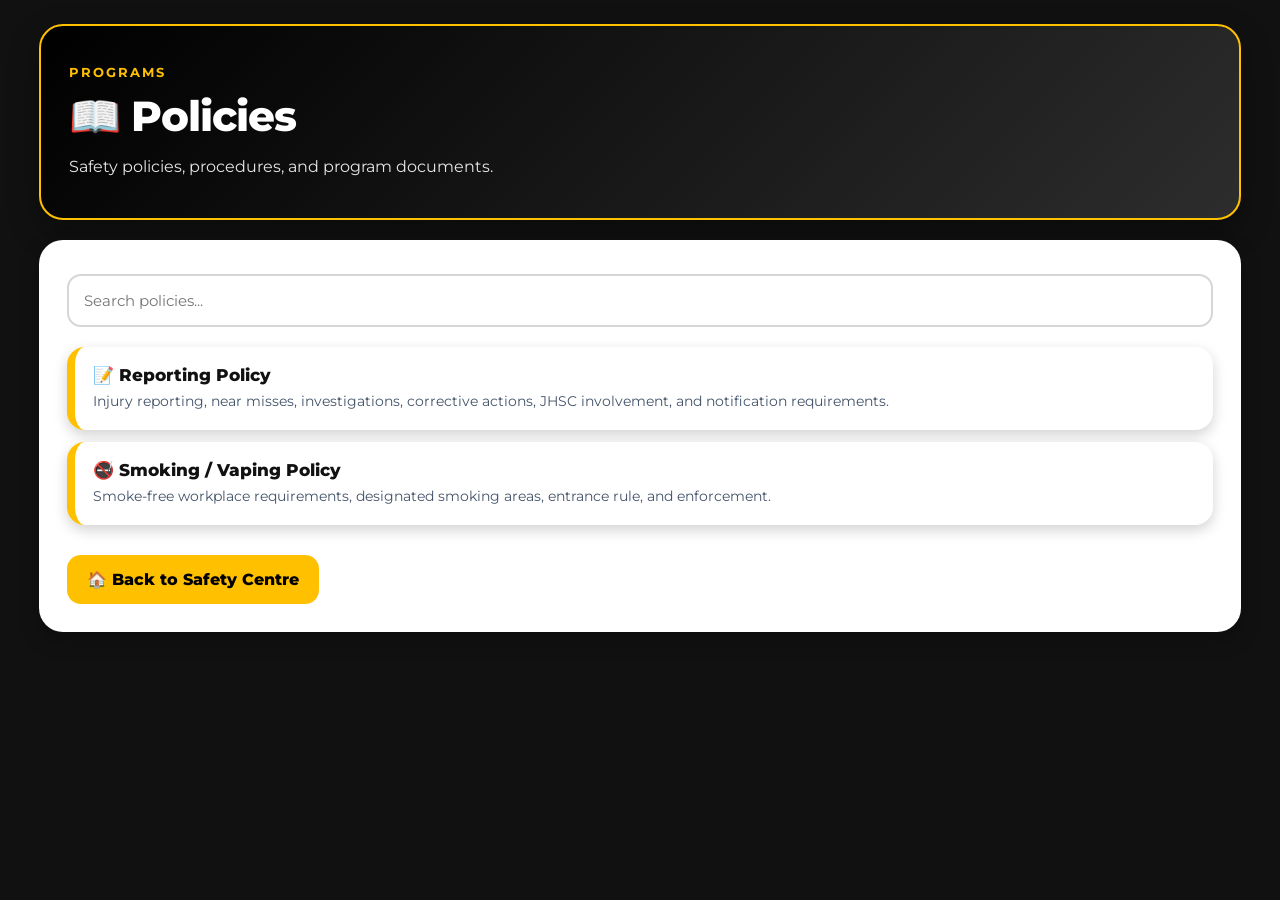
<file: policies.html>
<!DOCTYPE html>
<html>
<head>
    <meta charset="UTF-8">
    <meta name="viewport" content="width=device-width, initial-scale=1.0">
    <title>Policies & Procedures</title>
    <link rel="preconnect" href="https://fonts.googleapis.com">
    <link rel="preconnect" href="https://fonts.gstatic.com" crossorigin>
    <link href="https://fonts.googleapis.com/css2?family=Montserrat:wght@400;500;600;700;800&display=swap" rel="stylesheet">
    <link rel="stylesheet" href="styles.css">
</head>

<body>
<div class="app">
    <div class="hero">
        <div class="eyebrow">Programs</div>
        <h1>📖 Policies</h1>
        <div class="subtitle">Safety policies, procedures, and program documents.</div>
    </div>

    <div class="panel">
        <input type="text" id="searchBox" placeholder="Search policies..." onkeyup="searchPolicies()">
        <div style="margin-top:20px;">
            <a class="list-card" href="policies/reporting.pdf" target="_blank"><div class="list-title">📝 Reporting Policy</div><div class="list-desc">Injury reporting, near misses, investigations, corrective actions, JHSC involvement, and notification requirements.</div></a>
            <a class="list-card" href="policies/smokingvaping.pdf" target="_blank"><div class="list-title">🚭 Smoking / Vaping Policy</div><div class="list-desc">Smoke-free workplace requirements, designated smoking areas, entrance rule, and enforcement.</div></a>
        </div>
        <a class="back" href="index.html">🏠 Back to Safety Centre</a>
    </div>
</div>
<script>
function searchPolicies() {
    let filter = document.getElementById("searchBox").value.toUpperCase();
    let links = document.getElementsByClassName("list-card");
    for (let i = 0; i < links.length; i++) {
        let text = links[i].textContent || links[i].innerText;
        links[i].style.display = text.toUpperCase().indexOf(filter) > -1 ? "" : "none";
    }
}
</script>
</body>
</html>
</file>
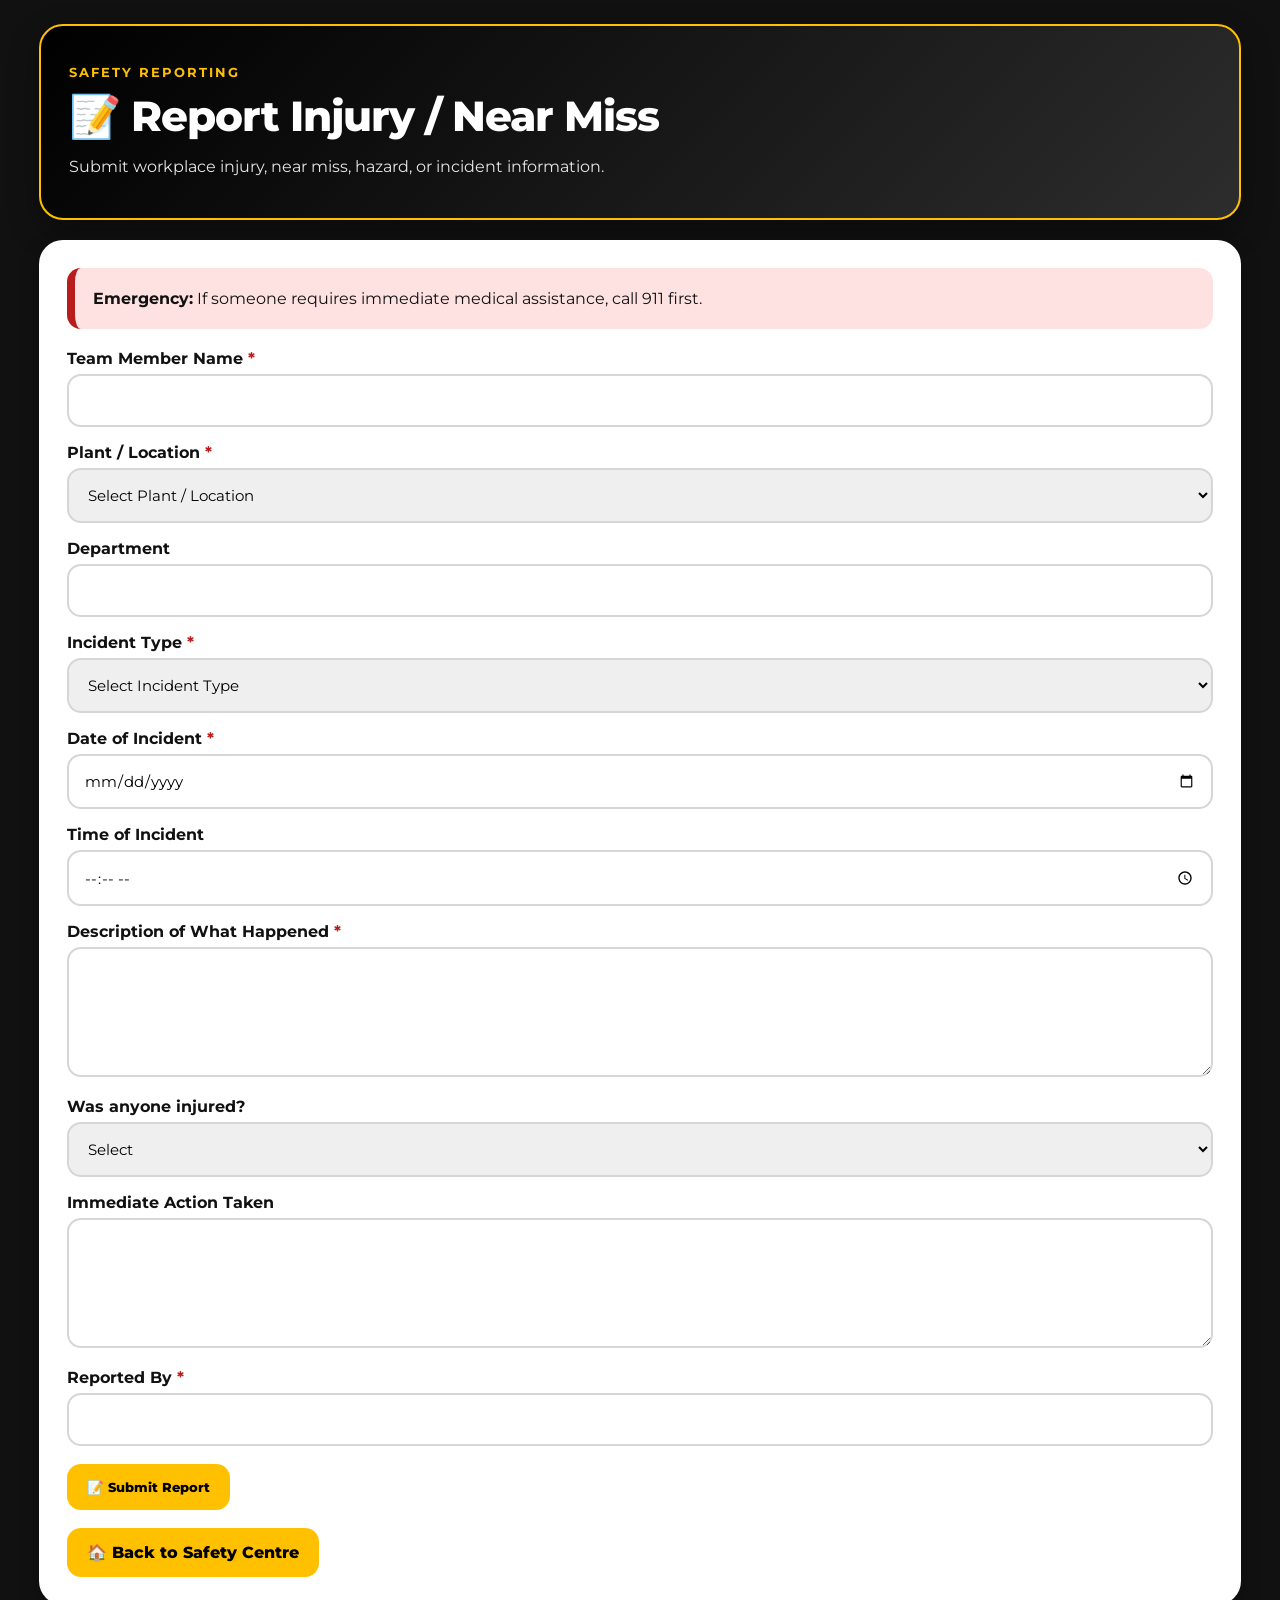
<file: report (2).html>
<!DOCTYPE html>
<html>
<head>
<meta charset="UTF-8">
<meta name="viewport" content="width=device-width, initial-scale=1.0">
<title>Report Injury / Near Miss</title>
<link rel="preconnect" href="https://fonts.googleapis.com">
<link rel="preconnect" href="https://fonts.gstatic.com" crossorigin>
<link href="https://fonts.googleapis.com/css2?family=Montserrat:wght@400;500;600;700;800&display=swap" rel="stylesheet">
<link rel="stylesheet" href="styles.css">
</head>

<body>

<div class="app">

<div class="hero">
<div class="eyebrow">Safety Reporting</div>
<h1>📝 Report Injury / Near Miss</h1>
<div class="subtitle">Submit workplace injury, near miss, hazard, or incident information.</div>
</div>

<div class="panel">

<div class="alert"><strong>Emergency:</strong> If someone requires immediate medical assistance, call 911 first.</div>

<label>Team Member Name <span class="required">*</span></label>
<input id="name" type="text">

<label>Plant / Location <span class="required">*</span></label>
<select id="plant">
<option value="">Select Plant / Location</option>
<option>Synergy 1</option>
<option>Synergy 2</option>
<option>Synergy 3</option>
<option>Synergy 4</option>
<option>Synergy 5</option>
<option>Innovation Centre</option>
<option>HD</option>
<option>HD2</option>
<option>Other</option>
</select>

<label>Department</label>
<input id="department" type="text">

<label>Incident Type <span class="required">*</span></label>
<select id="type">
<option value="">Select Incident Type</option>
<option>Injury</option>
<option>Near Miss</option>
<option>Hazard</option>
<option>Property Damage</option>
<option>Environmental Release</option>
<option>Fire / Explosion</option>
<option>Other</option>
</select>

<label>Date of Incident <span class="required">*</span></label>
<input id="date" type="date">

<label>Time of Incident</label>
<input id="time" type="time">

<label>Description of What Happened <span class="required">*</span></label>
<textarea id="description"></textarea>

<label>Was anyone injured?</label>
<select id="injured">
<option value="">Select</option>
<option>Yes</option>
<option>No</option>
<option>Unknown</option>
</select>

<label>Immediate Action Taken</label>
<textarea id="action"></textarea>

<label>Reported By <span class="required">*</span></label>
<input id="reportedBy" type="text">

<button id="submitButton" class="action-button" onclick="sendReport()">📝 Submit Report</button>

<div id="message" class="result-box" style="display:none;margin-top:20px;"></div>

<br>
<a class="back" href="index.html">🏠 Back to Safety Centre</a>

</div>
</div>

<script>

const SCRIPT_URL="https://script.google.com/macros/s/AKfycbzb3lTrtQceSNyFo0VFTmMxD3Wp_gLa7NiWrKXElr4SSQNjiUeAUME6eHFNr4ArgzpCCw/exec";

async function sendReport(){

const msg=document.getElementById("message");
const btn=document.getElementById("submitButton");

const data={
name:document.getElementById("name").value.trim(),
plant:document.getElementById("plant").value,
department:document.getElementById("department").value.trim(),
type:document.getElementById("type").value,
date:document.getElementById("date").value,
time:document.getElementById("time").value,
description:document.getElementById("description").value.trim(),
injured:document.getElementById("injured").value,
action:document.getElementById("action").value.trim(),
reportedBy:document.getElementById("reportedBy").value.trim()
};

if(!data.name||!data.plant||!data.type||!data.date||!data.description||!data.reportedBy){
msg.style.display="block";
msg.innerHTML="<strong>Please complete all required fields.</strong>";
return;
}

btn.disabled=true;
btn.textContent="Submitting...";

try{

const response=await fetch(SCRIPT_URL,{
method:"POST",
headers:{
"Content-Type":"application/json"
},
body:JSON.stringify(data)
});

if(!response.ok){
throw new Error("Submission failed");
}

msg.style.display="block";
msg.style.color="#155724";
msg.innerHTML="<strong>✅ Report submitted successfully.</strong>";

document.querySelectorAll("input").forEach(x=>x.value="");
document.querySelectorAll("textarea").forEach(x=>x.value="");
document.querySelectorAll("select").forEach(x=>x.selectedIndex=0);

}
catch(err){

console.error(err);

msg.style.display="block";
msg.style.color="#b00020";
msg.innerHTML="<strong>Submission failed.</strong><br>Please try again.";

}

btn.disabled=false;
btn.textContent="📝 Submit Report";

}

</script>

</body>
</html>
</file>
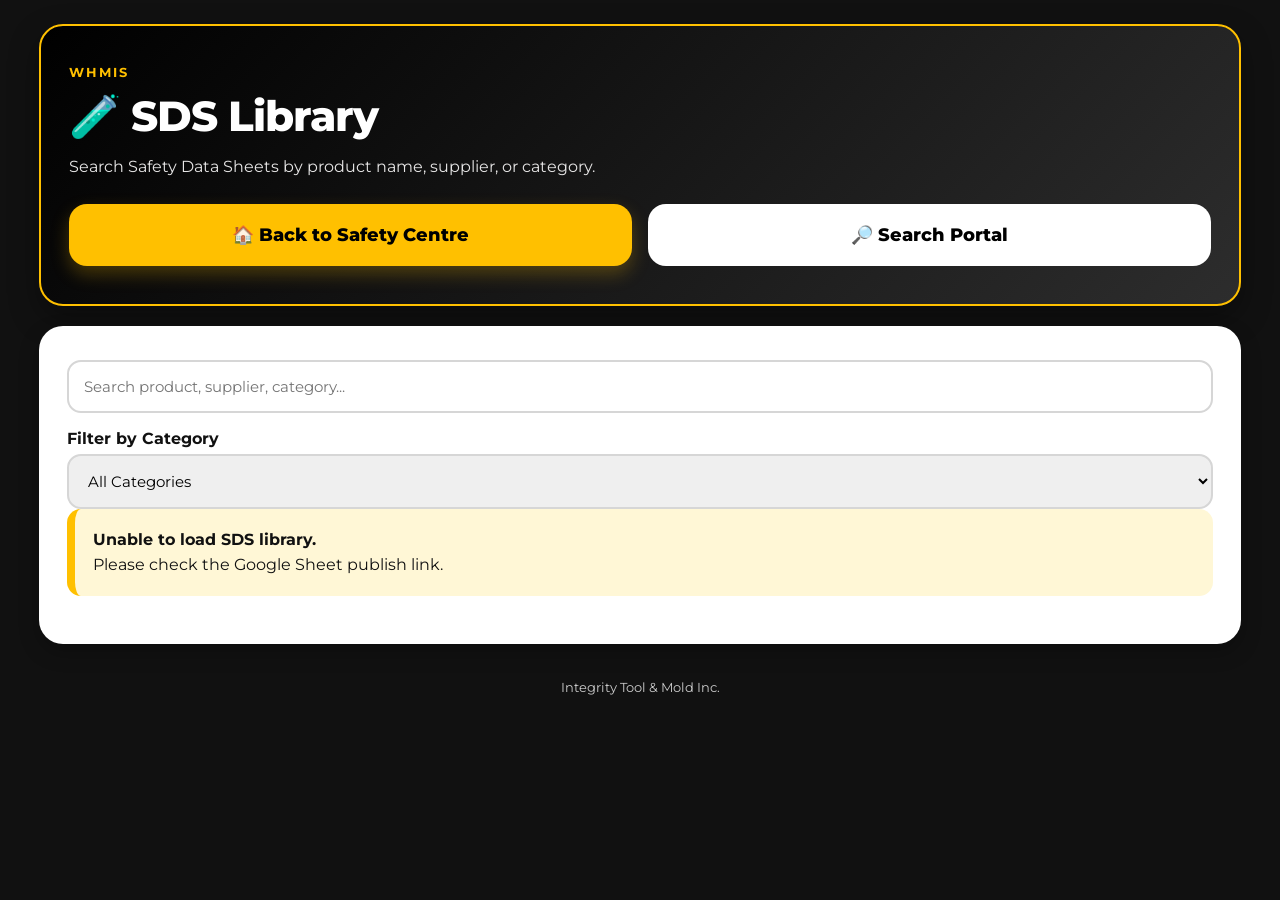
<file: sds.html>
<!DOCTYPE html>
<html>
<head>
    <meta charset="UTF-8">
    <meta name="viewport" content="width=device-width, initial-scale=1.0">
    <title>SDS Library</title>

    <link rel="preconnect" href="https://fonts.googleapis.com">
    <link rel="preconnect" href="https://fonts.gstatic.com" crossorigin>
    <link href="https://fonts.googleapis.com/css2?family=Montserrat:wght@400;500;600;700;800&display=swap" rel="stylesheet">
    <link rel="stylesheet" href="styles.css">
</head>

<body>

<div class="app">

    <div class="hero">
        <div class="eyebrow">WHMIS</div>

        <h1>🧪 SDS Library</h1>

        <div class="subtitle">
            Search Safety Data Sheets by product name, supplier, or category.
        </div>

        <div class="top-actions">
            <a class="primary-action" href="index.html">
                🏠 Back to Safety Centre
            </a>

            <a class="primary-action dark" href="search.html">
                🔎 Search Portal
            </a>
        </div>
    </div>

    <div class="panel">

        <input 
            type="text" 
            id="searchBox" 
            placeholder="Search product, supplier, category..." 
            onkeyup="filterSDS()"
        >

        <label for="categoryFilter">Filter by Category</label>

        <select id="categoryFilter" onchange="filterSDS()">
            <option value="">All Categories</option>
        </select>

        <div class="notice" id="loadingMessage">
            Loading SDS library from Google Sheets...
        </div>

        <div id="sdsCount" class="notice" style="display:none;"></div>

        <div id="sdsList" style="margin-top:20px;"></div>

    </div>

    <div class="footer">
        Integrity Tool & Mold Inc.
    </div>

</div>

<script>
const csvUrl = "https://docs.google.com/spreadsheets/d/e/2PACX-1vQHU5a5Dl8bJsd60Xhlf33emLwp-_17B4qU7UVIhQaFFsmleukaovlu6b5Ltwo73Q5qFCnN5OD06bFF/pub?output=csv";

let allSDS = [];

fetch(csvUrl)
    .then(response => response.text())
    .then(csvText => {
        allSDS = parseCSV(csvText);
        populateCategories(allSDS);
        displaySDS(allSDS);

        document.getElementById("loadingMessage").style.display = "none";
    })
    .catch(error => {
        document.getElementById("loadingMessage").innerHTML =
            "<strong>Unable to load SDS library.</strong><br>Please check the Google Sheet publish link.";
        console.error(error);
    });

function parseCSV(csvText) {
    const rows = [];
    let currentRow = [];
    let currentValue = "";
    let insideQuotes = false;

    for (let i = 0; i < csvText.length; i++) {
        const char = csvText[i];
        const nextChar = csvText[i + 1];

        if (char === '"' && insideQuotes && nextChar === '"') {
            currentValue += '"';
            i++;
        } else if (char === '"') {
            insideQuotes = !insideQuotes;
        } else if (char === "," && !insideQuotes) {
            currentRow.push(currentValue);
            currentValue = "";
        } else if ((char === "\n" || char === "\r") && !insideQuotes) {
            if (currentValue || currentRow.length > 0) {
                currentRow.push(currentValue);
                rows.push(currentRow);
                currentRow = [];
                currentValue = "";
            }
        } else {
            currentValue += char;
        }
    }

    if (currentValue || currentRow.length > 0) {
        currentRow.push(currentValue);
        rows.push(currentRow);
    }

    const headers = rows[0].map(header => header.trim());

    return rows.slice(1).map(row => {
        const item = {};

        headers.forEach((header, index) => {
            item[header] = row[index] ? row[index].trim() : "";
        });

        return item;
    }).filter(item => item["Product Name"]);
}

function populateCategories(data) {
    const categorySelect = document.getElementById("categoryFilter");
    categorySelect.innerHTML = '<option value="">All Categories</option>';

    const categories = [...new Set(
        data
            .map(item => item["Category"])
            .filter(category => category && category.trim() !== "")
    )].sort();

    categories.forEach(category => {
        const option = document.createElement("option");
        option.value = category;
        option.textContent = category;
        categorySelect.appendChild(option);
    });
}

function displaySDS(data) {
    const sdsList = document.getElementById("sdsList");
    const sdsCount = document.getElementById("sdsCount");

    sdsList.innerHTML = "";

    sdsCount.style.display = "block";
    sdsCount.innerHTML = "<strong>" + data.length + "</strong> SDS records shown.";

    if (data.length === 0) {
        sdsList.innerHTML = `
            <div class="notice">
                No SDS records match your search.
            </div>
        `;
        return;
    }

    data.forEach(item => {
        const product = item["Product Name"] || "Unnamed Product";
        const supplier = item["Supplier"] || item["Supplier "] || "Supplier not listed";
        const category = item["Category"] || "Uncategorized";
        const sdsDate = item["Current SDS Date"] || item["SDS Date"] || "SDS date not listed";
        const priority = item["Priority"] || "";
        const needsUpdate = item["Needs update search"] || item["Needs Update Search"] || "";
        const sdsLink = item["SDS File Link"] || item["SDS Link"] || item["Link"] || "";

        const card = document.createElement("div");
        card.className = "list-card";

        let linkButton = "";

        if (sdsLink) {
            linkButton = `
                <a class="action-button" href="${escapeHTML(sdsLink)}" target="_blank">
                    📄 Open SDS
                </a>
            `;
        } else {
            linkButton = `
                <div class="notice" style="margin-top:14px;">
                    SDS file link not available.
                </div>
            `;
        }

        card.innerHTML = `
            <div class="list-title">🧪 ${escapeHTML(product)}</div>

            <div class="list-desc">
                <strong>Supplier:</strong> ${escapeHTML(supplier)}<br>
                <strong>Category:</strong> ${escapeHTML(category)}<br>
                <strong>SDS Date:</strong> ${escapeHTML(sdsDate)}
                ${priority ? "<br><strong>Priority:</strong> " + escapeHTML(priority) : ""}
                ${needsUpdate ? "<br><strong>Needs Update Search:</strong> " + escapeHTML(needsUpdate) : ""}
            </div>

            ${linkButton}
        `;

        sdsList.appendChild(card);
    });
}

function filterSDS() {
    const searchText = document.getElementById("searchBox").value.toLowerCase();
    const selectedCategory = document.getElementById("categoryFilter").value;

    const filtered = allSDS.filter(item => {
        const product = (item["Product Name"] || "").toLowerCase();
        const supplier = (item["Supplier"] || item["Supplier "] || "").toLowerCase();
        const category = (item["Category"] || "").toLowerCase();
        const priority = (item["Priority"] || "").toLowerCase();

        const matchesSearch =
            product.includes(searchText) ||
            supplier.includes(searchText) ||
            category.includes(searchText) ||
            priority.includes(searchText);

        const matchesCategory =
            selectedCategory === "" ||
            item["Category"] === selectedCategory;

        return matchesSearch && matchesCategory;
    });

    displaySDS(filtered);
}

function escapeHTML(text) {
    return String(text)
        .replaceAll("&", "&amp;")
        .replaceAll("<", "&lt;")
        .replaceAll(">", "&gt;")
        .replaceAll('"', "&quot;")
        .replaceAll("'", "&#039;");
}
</script>

</body>
</html>
</file>
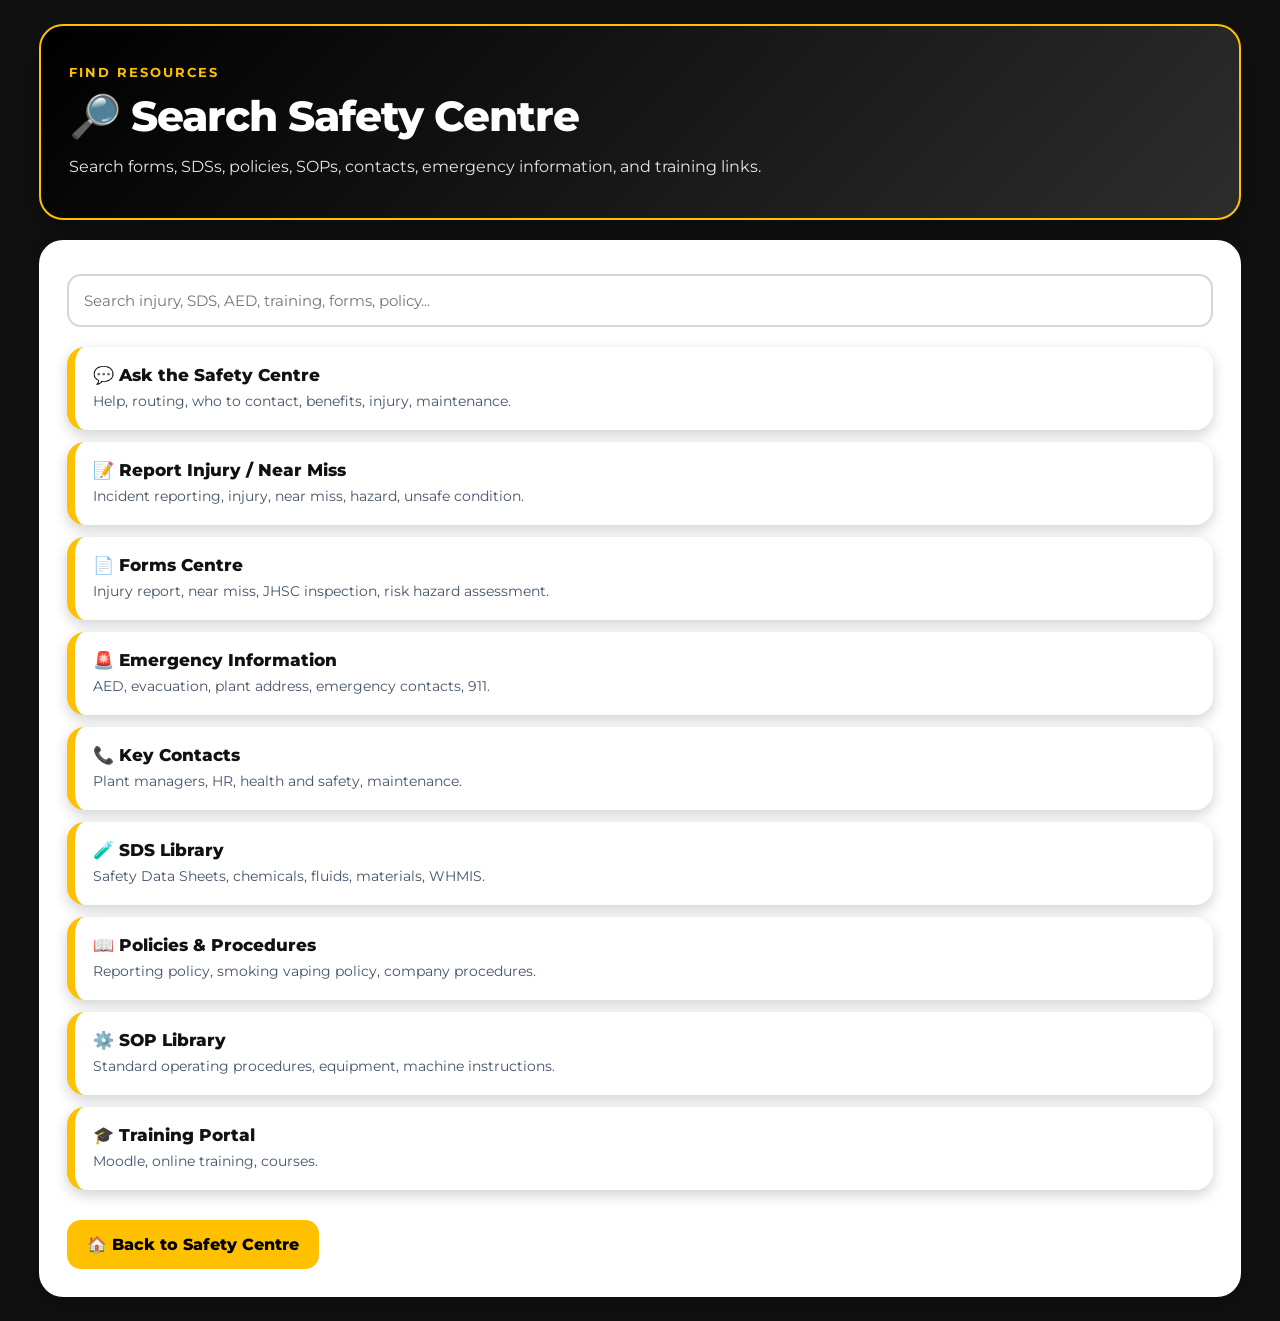
<file: search.html>
<!DOCTYPE html>
<html>
<head>
    <meta charset="UTF-8">
    <meta name="viewport" content="width=device-width, initial-scale=1.0">
    <title>Search Safety Centre</title>
    <link rel="preconnect" href="https://fonts.googleapis.com">
    <link rel="preconnect" href="https://fonts.gstatic.com" crossorigin>
    <link href="https://fonts.googleapis.com/css2?family=Montserrat:wght@400;500;600;700;800&display=swap" rel="stylesheet">
    <link rel="stylesheet" href="styles.css">
</head>

<body>
<div class="app">
    <div class="hero">
        <div class="eyebrow">Find Resources</div>
        <h1>🔎 Search Safety Centre</h1>
        <div class="subtitle">Search forms, SDSs, policies, SOPs, contacts, emergency information, and training links.</div>
    </div>

    <div class="panel">
        <input type="text" id="searchBox" placeholder="Search injury, SDS, AED, training, forms, policy..." onkeyup="searchCentre()">

        <div id="results" style="margin-top:20px;">
            <a class="list-card" href="ask.html"><div class="list-title">💬 Ask the Safety Centre</div><div class="list-desc">Help, routing, who to contact, benefits, injury, maintenance.</div></a>
            <a class="list-card" href="report.html"><div class="list-title">📝 Report Injury / Near Miss</div><div class="list-desc">Incident reporting, injury, near miss, hazard, unsafe condition.</div></a>
            <a class="list-card" href="forms.html"><div class="list-title">📄 Forms Centre</div><div class="list-desc">Injury report, near miss, JHSC inspection, risk hazard assessment.</div></a>
            <a class="list-card" href="emergency.html"><div class="list-title">🚨 Emergency Information</div><div class="list-desc">AED, evacuation, plant address, emergency contacts, 911.</div></a>
            <a class="list-card" href="contacts.html"><div class="list-title">📞 Key Contacts</div><div class="list-desc">Plant managers, HR, health and safety, maintenance.</div></a>
            <a class="list-card" href="sds.html"><div class="list-title">🧪 SDS Library</div><div class="list-desc">Safety Data Sheets, chemicals, fluids, materials, WHMIS.</div></a>
            <a class="list-card" href="policies.html"><div class="list-title">📖 Policies & Procedures</div><div class="list-desc">Reporting policy, smoking vaping policy, company procedures.</div></a>
            <a class="list-card" href="sops.html"><div class="list-title">⚙️ SOP Library</div><div class="list-desc">Standard operating procedures, equipment, machine instructions.</div></a>
            <a class="list-card" href="https://training.teamintegrity.com/" target="_blank"><div class="list-title">🎓 Training Portal</div><div class="list-desc">Moodle, online training, courses.</div></a>
        </div>

        <a class="back" href="index.html">🏠 Back to Safety Centre</a>
    </div>
</div>

<script>
function searchCentre() {
    let filter = document.getElementById("searchBox").value.toUpperCase();
    let results = document.getElementsByClassName("list-card");
    for (let i = 0; i < results.length; i++) {
        let text = results[i].textContent || results[i].innerText;
        results[i].style.display = text.toUpperCase().indexOf(filter) > -1 ? "" : "none";
    }
}
</script>
</body>
</html>
</file>
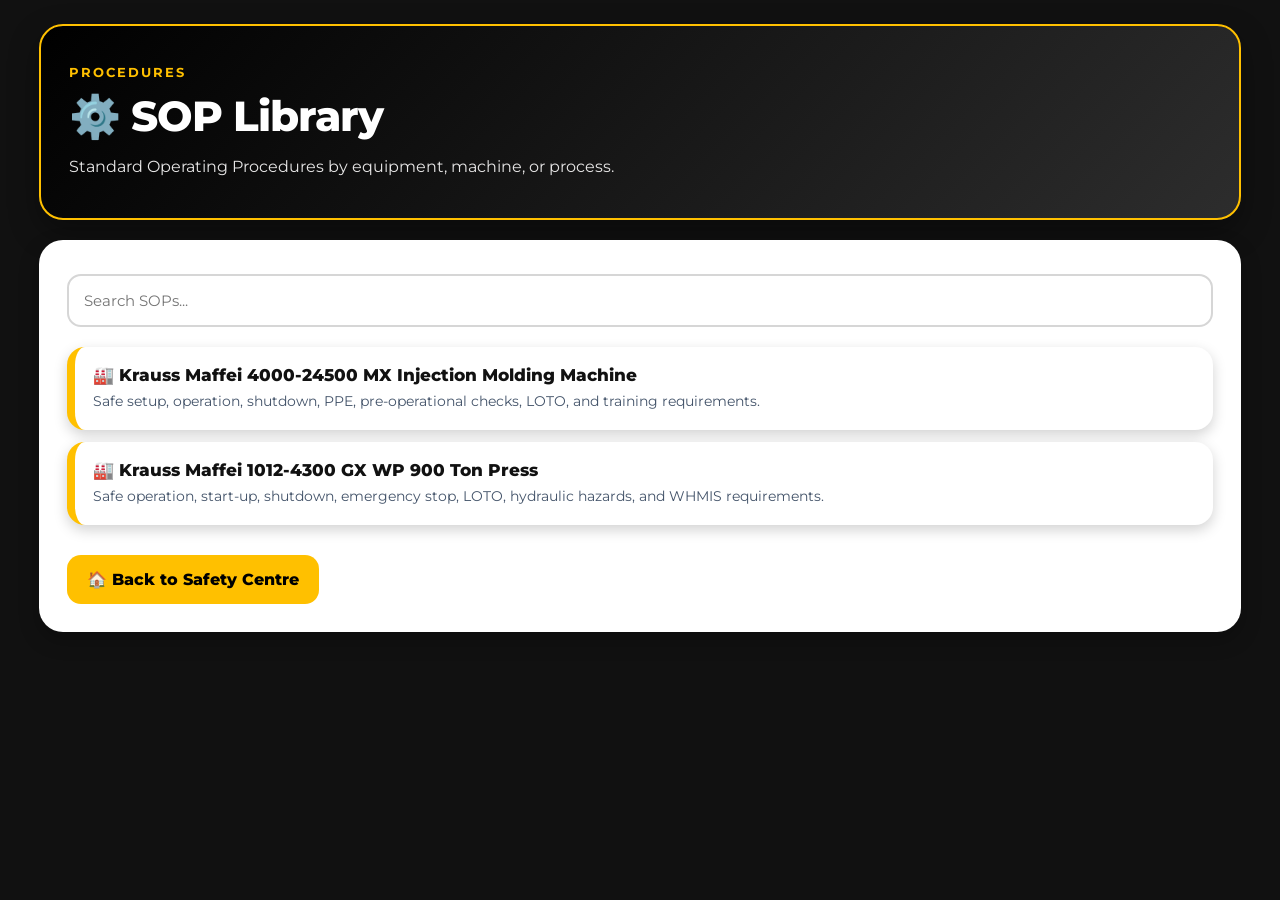
<file: sops.html>
<!DOCTYPE html>
<html>
<head>
    <meta charset="UTF-8">
    <meta name="viewport" content="width=device-width, initial-scale=1.0">
    <title>SOP Library</title>
    <link rel="preconnect" href="https://fonts.googleapis.com">
    <link rel="preconnect" href="https://fonts.gstatic.com" crossorigin>
    <link href="https://fonts.googleapis.com/css2?family=Montserrat:wght@400;500;600;700;800&display=swap" rel="stylesheet">
    <link rel="stylesheet" href="styles.css">
</head>

<body>
<div class="app">
    <div class="hero">
        <div class="eyebrow">Procedures</div>
        <h1>⚙️ SOP Library</h1>
        <div class="subtitle">Standard Operating Procedures by equipment, machine, or process.</div>
    </div>

    <div class="panel">
        <input type="text" id="searchBox" placeholder="Search SOPs..." onkeyup="searchSOPs()">
        <div style="margin-top:20px;">
            <a class="list-card" href="sops/4500 ton krauss.pdf" target="_blank"><div class="list-title">🏭 Krauss Maffei 4000-24500 MX Injection Molding Machine</div><div class="list-desc">Safe setup, operation, shutdown, PPE, pre-operational checks, LOTO, and training requirements.</div></a>
            <a class="list-card" href="sops/Krauss Maffei 1012-4300 GX WP 900 ton press.pdf" target="_blank"><div class="list-title">🏭 Krauss Maffei 1012-4300 GX WP 900 Ton Press</div><div class="list-desc">Safe operation, start-up, shutdown, emergency stop, LOTO, hydraulic hazards, and WHMIS requirements.</div></a>
        </div>
        <a class="back" href="index.html">🏠 Back to Safety Centre</a>
    </div>
</div>
<script>
function searchSOPs() {
    let filter = document.getElementById("searchBox").value.toUpperCase();
    let links = document.getElementsByClassName("list-card");
    for (let i = 0; i < links.length; i++) {
        let text = links[i].textContent || links[i].innerText;
        links[i].style.display = text.toUpperCase().indexOf(filter) > -1 ? "" : "none";
    }
}
</script>
</body>
</html>
</file>
<file: styles.css>
:root {
    --black: #111111;
    --charcoal: #1f1f1f;
    --gold: #FFC000;
    --white: #ffffff;
    --grey: #E7E6E6;
    --bluegrey: #44546A;
    --danger: #b91c1c;
}

* { box-sizing: border-box; }

body {
    font-family: 'Montserrat', sans-serif;
    background: #111111;
    margin: 0;
    color: #111111;
}

a { color: inherit; }

.app {
    max-width: 1250px;
    margin: 0 auto;
    padding: 24px;
}

.hero {
    background: linear-gradient(135deg, #000000, #2d2d2d);
    color: white;
    padding: 38px 28px;
    border-radius: 24px;
    border: 2px solid var(--gold);
    box-shadow: 0 12px 30px rgba(0,0,0,0.35);
}

.eyebrow {
    color: var(--gold);
    font-weight: 700;
    font-size: 13px;
    letter-spacing: 2px;
    text-transform: uppercase;
    margin-bottom: 10px;
}

h1 {
    margin: 0;
    font-size: 42px;
    font-weight: 800;
    letter-spacing: -1px;
}

.subtitle {
    margin-top: 12px;
    color: var(--grey);
    font-size: 16px;
    line-height: 1.6;
    max-width: 760px;
}

.top-actions {
    display: grid;
    grid-template-columns: repeat(2, minmax(0, 1fr));
    gap: 16px;
    margin-top: 24px;
}

.primary-action {
    background: var(--gold);
    color: #000000;
    text-decoration: none;
    padding: 20px;
    border-radius: 18px;
    font-weight: 800;
    font-size: 18px;
    text-align: center;
    box-shadow: 0 8px 18px rgba(255,192,0,0.25);
    border: none;
    cursor: pointer;
}

.primary-action.dark {
    background: #ffffff;
    color: #000000;
    box-shadow: none;
}

.section-title {
    color: white;
    margin: 34px 0 16px;
    font-size: 22px;
    font-weight: 800;
}

.tile-grid {
    display: grid;
    grid-template-columns: repeat(4, minmax(0, 1fr));
    gap: 16px;
}

.tile {
    background: #ffffff;
    color: #000000;
    text-decoration: none;
    border-radius: 20px;
    padding: 22px;
    min-height: 135px;
    display: flex;
    flex-direction: column;
    justify-content: space-between;
    border-bottom: 6px solid var(--gold);
    box-shadow: 0 8px 20px rgba(0,0,0,0.25);
    transition: 0.2s ease;
}

.tile:hover {
    transform: translateY(-3px);
    background: #f7f7f7;
}

.tile-title {
    font-size: 20px;
    font-weight: 800;
    margin-bottom: 10px;
    line-height: 1.3;
}

.tile-desc {
    font-size: 13px;
    color: var(--bluegrey);
    line-height: 1.45;
}

.admin-tile,
.gold-tile {
    background: var(--gold);
    border-bottom: 6px solid white;
}

.admin-tile .tile-desc,
.gold-tile .tile-desc {
    color: #1f1f1f;
}

.panel {
    background: white;
    border-radius: 24px;
    padding: 28px;
    box-shadow: 0 8px 20px rgba(0,0,0,0.25);
    margin-top: 20px;
}

.panel + .panel { margin-top: 20px; }

.panel-title {
    font-size: 24px;
    font-weight: 800;
    margin: 0 0 16px;
}

.notice {
    background: #fff7d6;
    border-left: 8px solid var(--gold);
    padding: 18px;
    border-radius: 14px;
    margin-bottom: 20px;
    line-height: 1.6;
}

.alert {
    background: #fee2e2;
    border-left: 8px solid var(--danger);
    padding: 18px;
    border-radius: 14px;
    margin-bottom: 20px;
    line-height: 1.6;
}

input,
select,
textarea {
    width: 100%;
    padding: 15px;
    border-radius: 14px;
    border: 2px solid #d6d6d6;
    font-family: 'Montserrat', sans-serif;
    font-size: 15px;
    margin-top: 6px;
}

input:focus,
select:focus,
textarea:focus {
    outline: none;
    border-color: var(--gold);
}

textarea { min-height: 130px; }

label {
    display: block;
    font-weight: 700;
    margin-top: 16px;
}

button { font-family: 'Montserrat', sans-serif; }

.action-button,
.back,
button.action-button {
    display: inline-block;
    background: var(--gold);
    color: #000000;
    text-decoration: none;
    padding: 15px 20px;
    border-radius: 14px;
    font-weight: 800;
    border: none;
    cursor: pointer;
    margin-top: 18px;
}

.secondary-button {
    display: inline-block;
    background: #ffffff;
    color: #000000;
    text-decoration: none;
    padding: 15px 20px;
    border-radius: 14px;
    font-weight: 800;
    border: none;
    cursor: pointer;
    margin-top: 18px;
}

.list-card {
    display: block;
    background: #ffffff;
    border-radius: 18px;
    padding: 18px;
    margin-bottom: 12px;
    text-decoration: none;
    border-left: 8px solid var(--gold);
    box-shadow: 0 5px 14px rgba(0,0,0,0.18);
}

.list-card:hover { background: #f8f8f8; }

.list-title {
    font-weight: 800;
    font-size: 17px;
}

.list-desc {
    color: var(--bluegrey);
    margin-top: 6px;
    font-size: 14px;
    line-height: 1.5;
}

.table-wrap { overflow-x: auto; }

table {
    width: 100%;
    border-collapse: collapse;
    min-width: 780px;
}

th {
    background: #000000;
    color: white;
    text-align: left;
    padding: 14px;
}

td {
    padding: 13px;
    border-bottom: 1px solid #e5e5e5;
}

tr:hover { background: #f8f8f8; }

.footer {
    color: #cccccc;
    text-align: center;
    padding: 35px 10px 15px;
    font-size: 13px;
}

.required { color: var(--danger); }

.result-box {
    margin-top: 22px;
    background: #ffffff;
    border-left: 8px solid var(--gold);
    border-radius: 18px;
    padding: 20px;
    display: none;
    line-height: 1.6;
}

.result-box h2 { margin-top: 0; }

@media (max-width: 900px) {
    .tile-grid { grid-template-columns: repeat(2, minmax(0, 1fr)); }
    h1 { font-size: 34px; }
}

@media (max-width: 560px) {
    .app { padding: 14px; }
    .hero { padding: 28px 20px; border-radius: 20px; }
    .top-actions { grid-template-columns: 1fr; }
    .tile-grid { grid-template-columns: 1fr; }
    .tile { min-height: 105px; }
    h1 { font-size: 30px; }
    .panel { padding: 20px; border-radius: 20px; }
}
</file>
